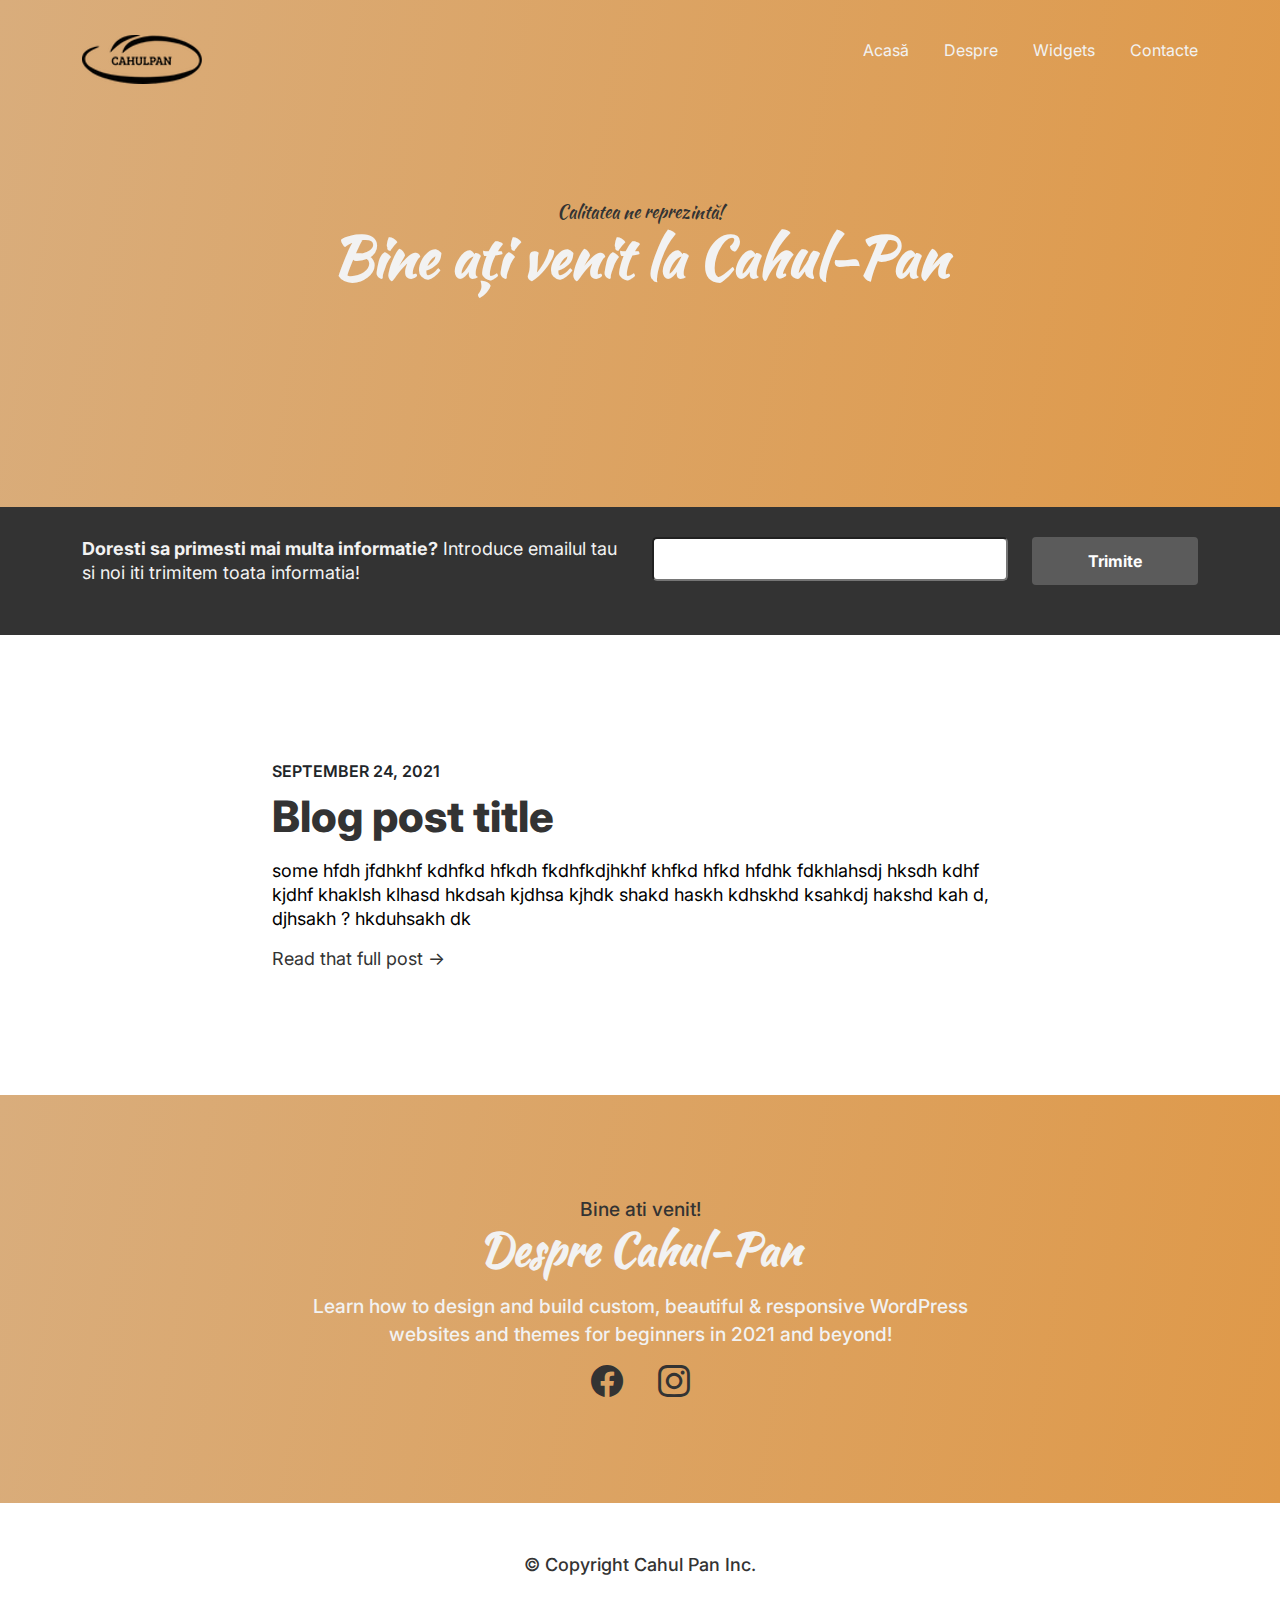
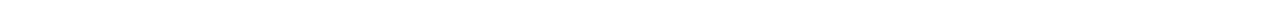
<file: index.html>
<!DOCTYPE html>
<html land="en">

<head>
    <meta charset="UTF-8">
  <meta http-equiv="X-UA-Compatible" content="IE=edge">
  <meta name="viewport" content="width=device-width, initial-scale=1.0">
  <title>Cahul Pan</title>
  <link rel="stylesheet" href="assets/css/bootstrap.min.css">
  <link rel="stylesheet" href="assets/font/elements/flaticon.css">
  <link rel="stylesheet" href="assets/font/socials/css/uicons-brands.css">
  <link rel="stylesheet" href="style.css">

  <link rel="preconnect" href="https://fonts.googleapis.com">
  <link rel="preconnect" href="https://fonts.gstatic.com" crossorigin>
  <link href="https://fonts.googleapis.com/css2?family=Kaushan+Script&display=swap" rel="stylesheet">
  <link href="https://fonts.googleapis.com/css2?family=Inter:wght@400;500;600;700;800&display=swap" rel="stylesheet">
</head>

<body>
  
  <div id="top-navigation">
    <div class="container">
        <div class="row">
            <div class="col-md-6  justify-content-start">
                <a class="navbar-brand" href="index.html"><img src="assets/images/logo.png" class="img_responsive"></a>
            </div>
            <div class="col-md-6  justify-content-end">
                <nav class="main-menu">
                    <ul class="top-menu d-flex flex-row navigation top-menu justify-content-end list-unstyled">
                        <li class="menu-item"><a href="index.html">Acasă</a></li>
                        <li class="menu-item"><a href="index.html">Despre</a></li>
                        <li class="menu-item"><a href="index.html">Widgets</a></li> 
                        <li class="menu-item"><a href="index.html">Contacte</a></li>
                    </ul>
                </nav>

                <button type="button" class="navbar-open">
                    <i class="mobile-nav-toggler flaticon flaticon-menu"></i>
                </button>
            </div>
        </div>

        <!-- Mobile Menu--->

        <div class="mobile-menu">
            <div class="menu-backdrop"></div>
            <div class="close-btn">
                <i class="flaticon flaticon-close"></i>
            </div>
            <nav class="menu-box">
                <ul class="navigation clearfix"></ul>
            </nav>
        </div>
    </div>
  </div>

  <section class="title-banner">
      <div class="container">
        <div class="row">
            <div class="col-md-10 offset-md-1 col-sm-12 offset-sm-0 overflow-hidden text-center">
                <p class="tag-line sub-title">Calitatea ne reprezintă!</p>
                <h1 class="page-title">Bine ați venit la Cahul-Pan</h1>
            </div>
        </div>
      </div>
  </section>

  <section class="subscribe-bar">
      <div class="container">
        <div class="row">
            <div class="col-sm-6">
                <p><strong>Doresti sa primesti mai multa informatie?</strong> Introduce emailul tau si noi iti trimitem toata informatia!</p>
            </div>
            <div class="col-sm-6">
                <form class="" action="index.html" method="post">
                    <div class="row">
                        <div class="col-md-8">
                            <input type="text" name="" value="">
                        </div>
                        <div class="col-md-4">
                            <button type="button" name="button" class="btn btn-invert">Trimite</button>
                        </div>
                    </div>
                </form>
            </div>
        </div>
      </div>
  </section>

  <div class="content-area">
    <div class="container">
        <div class="row">
            <div class="col-md-8 offset-md-2 overflow-hidden">

                <article class="post my-4">
                    <div class="meta">
                      <span>September 24, 2021</span>
                    </div>
                    <h2><a href="#">Blog post title</a></h2>
                    <p class="excerpt">
                      some hfdh jfdhkhf kdhfkd hfkdh fkdhfkdjhkhf khfkd hfkd hfdhk fdkhlahsdj hksdh kdhf kjdhf khaklsh klhasd hkdsah kjdhsa kjhdk shakd haskh kdhskhd ksahkdj hakshd kah d, djhsakh ? hkduhsakh dk
                    </p>
                    <a href="#" class="read-more">Read that full post -&gt;</a>
                </article>

            </div>
        </div>
    </div>
  </div>


  <footer>
      <div class="footer-calltoaction text-center">
          <div class="container">
              <div class="row">
                  <div class="col-md-8 offset-md-2 overflow-hidden">
                       <p class="sub-title">Bine ati venit!</p>
                       <h2>Despre Cahul-Pan</h2>
                       <p>Learn how to design and build custom, beautiful & responsive WordPress websites and themes for beginners in 2021 and beyond!</p>
                       <div class="social">
                        <a href="#"><i class="fi fi-brands-facebook"></i></a>
                        <a href="https://www.instagram.com/s.a_cahulpan/"><i class="fi fi-brands-instagram" href="#"></i></a>
                       </div>
                    </div>
              </div>
          </div>
      </div>
      <div class="copyright text-center">
        <p>&copy; Copyright Cahul Pan Inc.</p>
      </div>
  </footer>


  
  <script src="assets/js/jquery-3.6.0.min.js"></script>
  <script src="assets/js/main-script.js"></script>
  <script src="assets/js/bootstrap.js"></script>
</body>
</html>
</file>
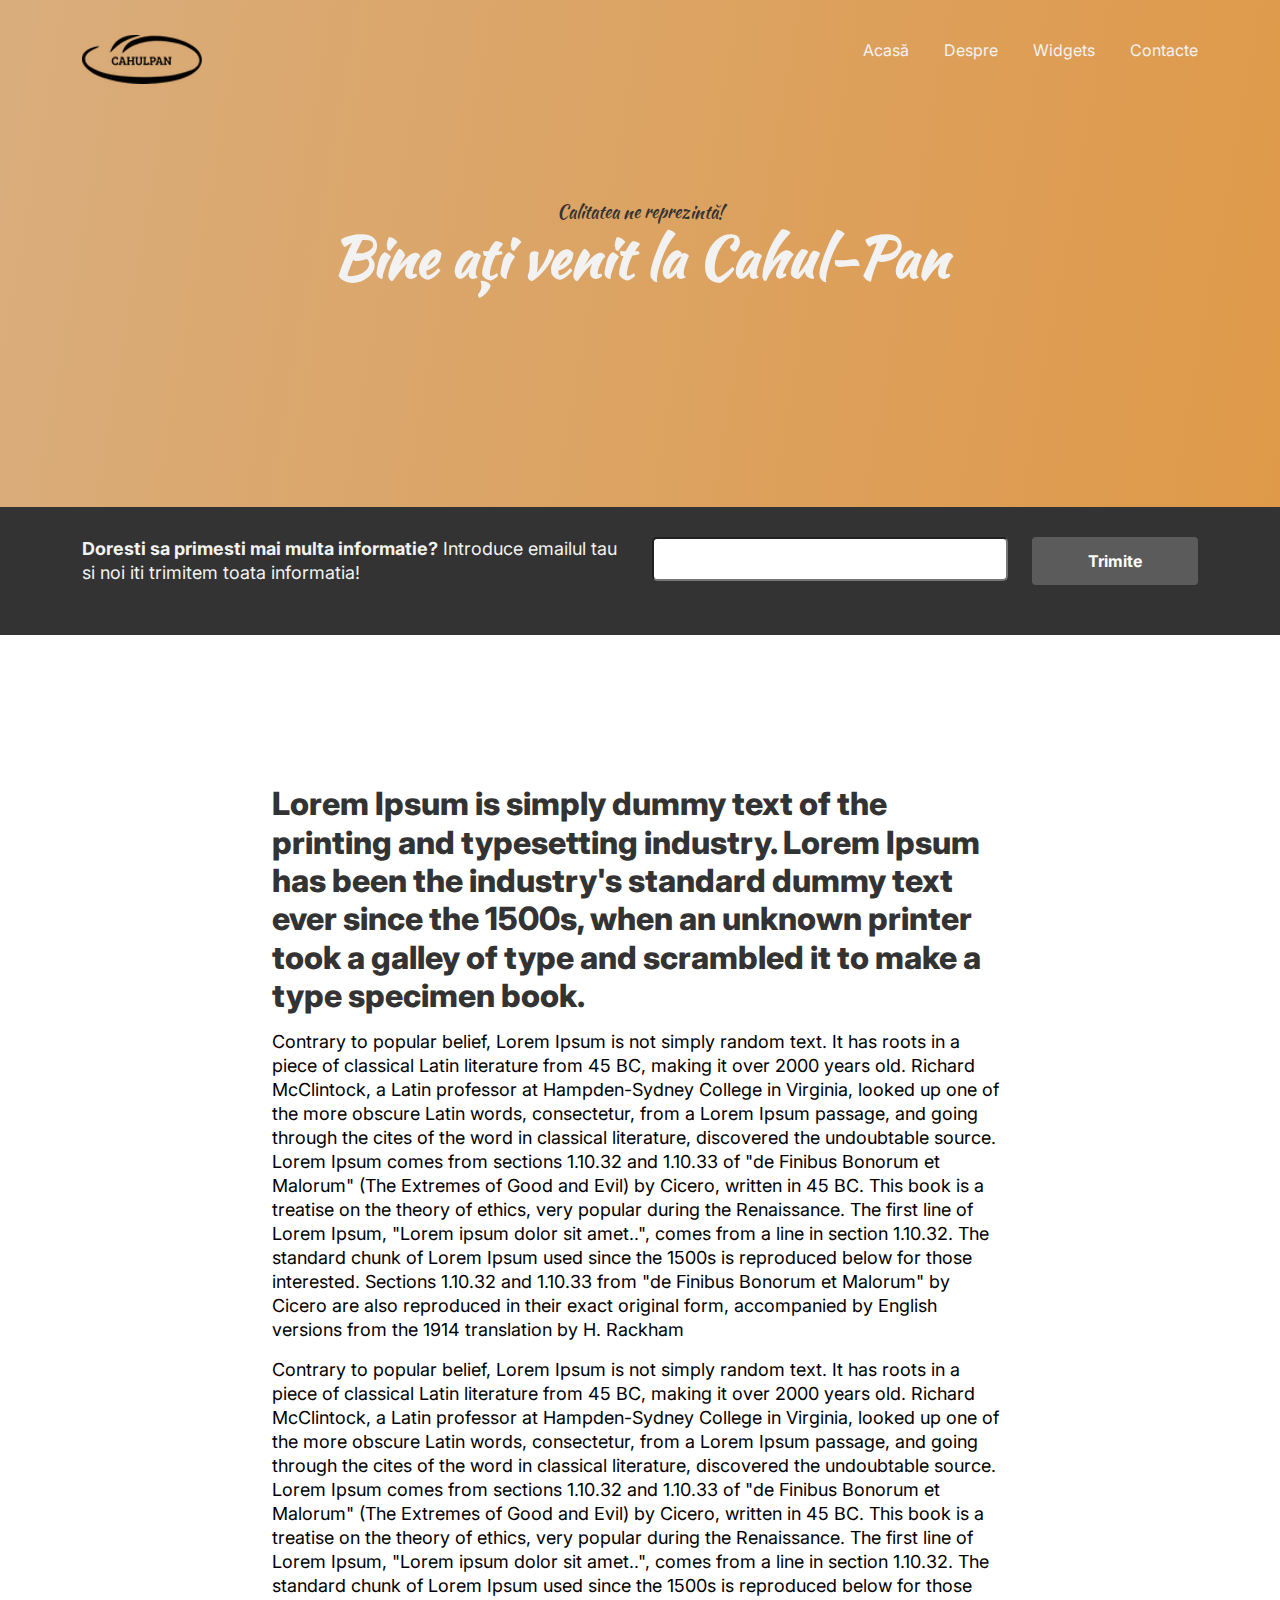
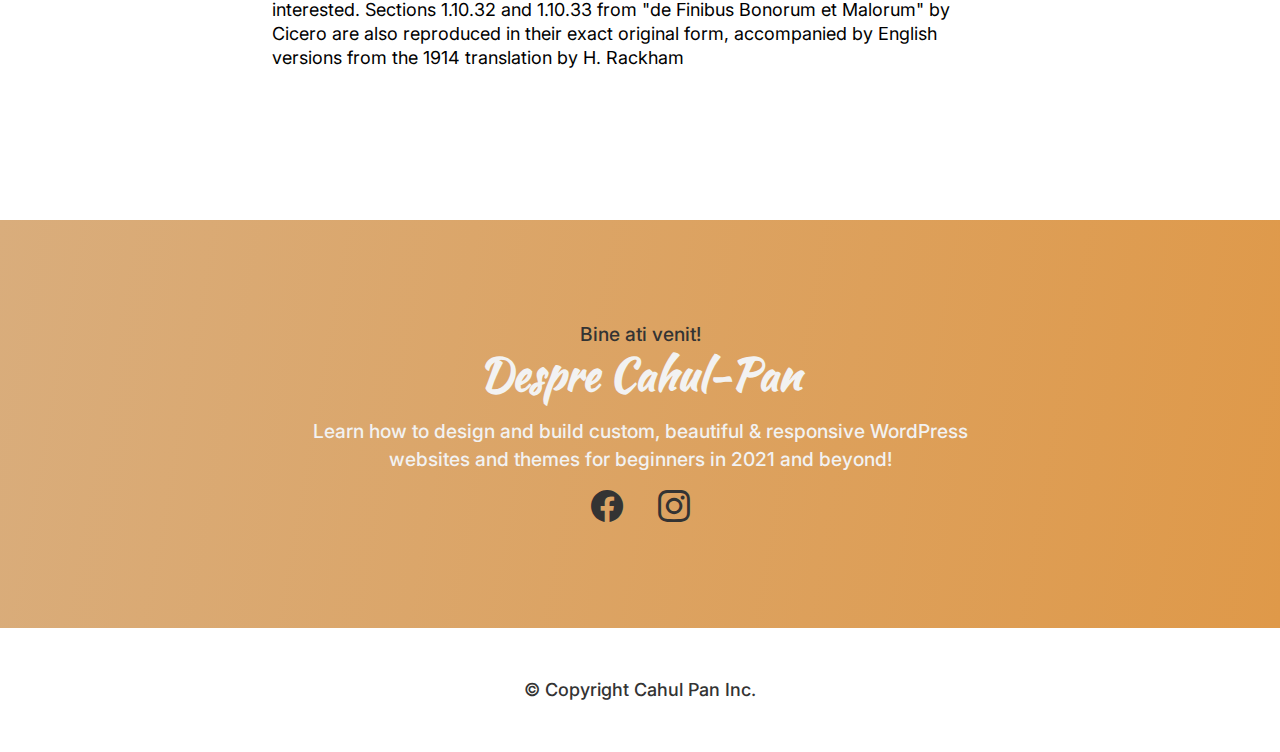
<file: single.html>
<!DOCTYPE html>
<html land="en">

<head>
    <meta charset="UTF-8">
  <meta http-equiv="X-UA-Compatible" content="IE=edge">
  <meta name="viewport" content="width=device-width, initial-scale=1.0">
  <title>Cahul Pan</title>
  <link rel="stylesheet" href="assets/css/bootstrap.min.css">
  <link rel="stylesheet" href="assets/font/elements/flaticon.css">
  <link rel="stylesheet" href="assets/font/socials/css/uicons-brands.css">
  <link rel="stylesheet" href="style.css">

  <link rel="preconnect" href="https://fonts.googleapis.com">
  <link rel="preconnect" href="https://fonts.gstatic.com" crossorigin>
  <link href="https://fonts.googleapis.com/css2?family=Kaushan+Script&display=swap" rel="stylesheet">
  <link href="https://fonts.googleapis.com/css2?family=Inter:wght@400;500;600;700;800&display=swap" rel="stylesheet">
</head>

<body>
  
  <div id="top-navigation">
    <div class="container">
        <div class="row">
            <div class="col-md-6  justify-content-start">
                <a class="navbar-brand" href="index.html"><img src="assets/images/logo.png" class="img_responsive"></a>
            </div>
            <div class="col-md-6  justify-content-end">
                <nav class="main-menu">
                    <ul class="top-menu d-flex flex-row navigation top-menu justify-content-end list-unstyled">
                        <li class="menu-item"><a href="index.html">Acasă</a></li>
                        <li class="menu-item"><a href="index.html">Despre</a></li>
                        <li class="menu-item"><a href="index.html">Widgets</a></li> 
                        <li class="menu-item"><a href="index.html">Contacte</a></li>
                    </ul>
                </nav>

                <button type="button" class="navbar-open">
                    <i class="mobile-nav-toggler flaticon flaticon-menu"></i>
                </button>
            </div>
        </div>

        <!-- Mobile Menu--->

        <div class="mobile-menu">
            <div class="menu-backdrop"></div>
            <div class="close-btn">
                <i class="flaticon flaticon-close"></i>
            </div>
            <nav class="menu-box">
                <ul class="navigation clearfix"></ul>
            </nav>
        </div>
    </div>
  </div>

  <section class="title-banner">
      <div class="container">
        <div class="row">
            <div class="col-md-10 offset-md-1 col-sm-12 offset-sm-0 overflow-hidden text-center">
                <p class="tag-line sub-title">Calitatea ne reprezintă!</p>
                <h1 class="page-title">Bine ați venit la Cahul-Pan</h1>
            </div>
        </div>
      </div>
  </section>

  <section class="subscribe-bar">
      <div class="container">
        <div class="row">
            <div class="col-sm-6">
                <p><strong>Doresti sa primesti mai multa informatie?</strong> Introduce emailul tau si noi iti trimitem toata informatia!</p>
            </div>
            <div class="col-sm-6">
                <form class="" action="index.html" method="post">
                    <div class="row">
                        <div class="col-md-8">
                            <input type="text" name="" value="">
                        </div>
                        <div class="col-md-4">
                            <button type="button" name="button" class="btn btn-invert">Trimite</button>
                        </div>
                    </div>
                </form>
            </div>
        </div>
      </div>
  </section>

  <div class="content-area">
    <div class="container">
        <div class="row">
            <div class="col-md-8 offset-md-2 overflow-hidden">

                <article class="post">
                    <h3>Lorem Ipsum is simply dummy text of the printing and typesetting industry. Lorem Ipsum has been the industry's standard dummy text ever since the 1500s, when an unknown printer took a galley of type and scrambled it to make a type specimen book.</h3>
                    <p>Contrary to popular belief, Lorem Ipsum is not simply random text. It has roots in a piece of classical Latin literature from 45 BC, making it over 2000 years old. Richard McClintock, a Latin professor at Hampden-Sydney College in Virginia, looked up one of the more obscure Latin words, consectetur, from a Lorem Ipsum passage, and going through the cites of the word in classical literature, discovered the undoubtable source. Lorem Ipsum comes from sections 1.10.32 and 1.10.33 of "de Finibus Bonorum et Malorum" (The Extremes of Good and Evil) by Cicero, written in 45 BC. This book is a treatise on the theory of ethics, very popular during the Renaissance. The first line of Lorem Ipsum, "Lorem ipsum dolor sit amet..", comes from a line in section 1.10.32.

                        The standard chunk of Lorem Ipsum used since the 1500s is reproduced below for those interested. Sections 1.10.32 and 1.10.33 from "de Finibus Bonorum et Malorum" by Cicero are also reproduced in their exact original form, accompanied by English versions from the 1914 translation by H. Rackham</p>
                        <p>Contrary to popular belief, Lorem Ipsum is not simply random text. It has roots in a piece of classical Latin literature from 45 BC, making it over 2000 years old. Richard McClintock, a Latin professor at Hampden-Sydney College in Virginia, looked up one of the more obscure Latin words, consectetur, from a Lorem Ipsum passage, and going through the cites of the word in classical literature, discovered the undoubtable source. Lorem Ipsum comes from sections 1.10.32 and 1.10.33 of "de Finibus Bonorum et Malorum" (The Extremes of Good and Evil) by Cicero, written in 45 BC. This book is a treatise on the theory of ethics, very popular during the Renaissance. The first line of Lorem Ipsum, "Lorem ipsum dolor sit amet..", comes from a line in section 1.10.32.

                            The standard chunk of Lorem Ipsum used since the 1500s is reproduced below for those interested. Sections 1.10.32 and 1.10.33 from "de Finibus Bonorum et Malorum" by Cicero are also reproduced in their exact original form, accompanied by English versions from the 1914 translation by H. Rackham</p>
                </article>

            </div>
        </div>
    </div>
  </div>


  <footer>
      <div class="footer-calltoaction text-center">
          <div class="container">
              <div class="row">
                  <div class="col-md-8 offset-md-2 overflow-hidden">
                       <p class="sub-title">Bine ati venit!</p>
                       <h2>Despre Cahul-Pan</h2>
                       <p>Learn how to design and build custom, beautiful & responsive WordPress websites and themes for beginners in 2021 and beyond!</p>
                       <div class="social">
                        <a href="#"><i class="fi fi-brands-facebook"></i></a>
                        <a href="https://www.instagram.com/s.a_cahulpan/"><i class="fi fi-brands-instagram" href="#"></i></a>
                       </div>
                    </div>
              </div>
          </div>
      </div>
      <div class="copyright text-center">
        <p>&copy; Copyright Cahul Pan Inc.</p>
      </div>
  </footer>


  
  <script src="assets/js/jquery-3.6.0.min.js"></script>
  <script src="assets/js/main-script.js"></script>
  <script src="assets/js/bootstrap.js"></script>
</body>
</html>
</file>
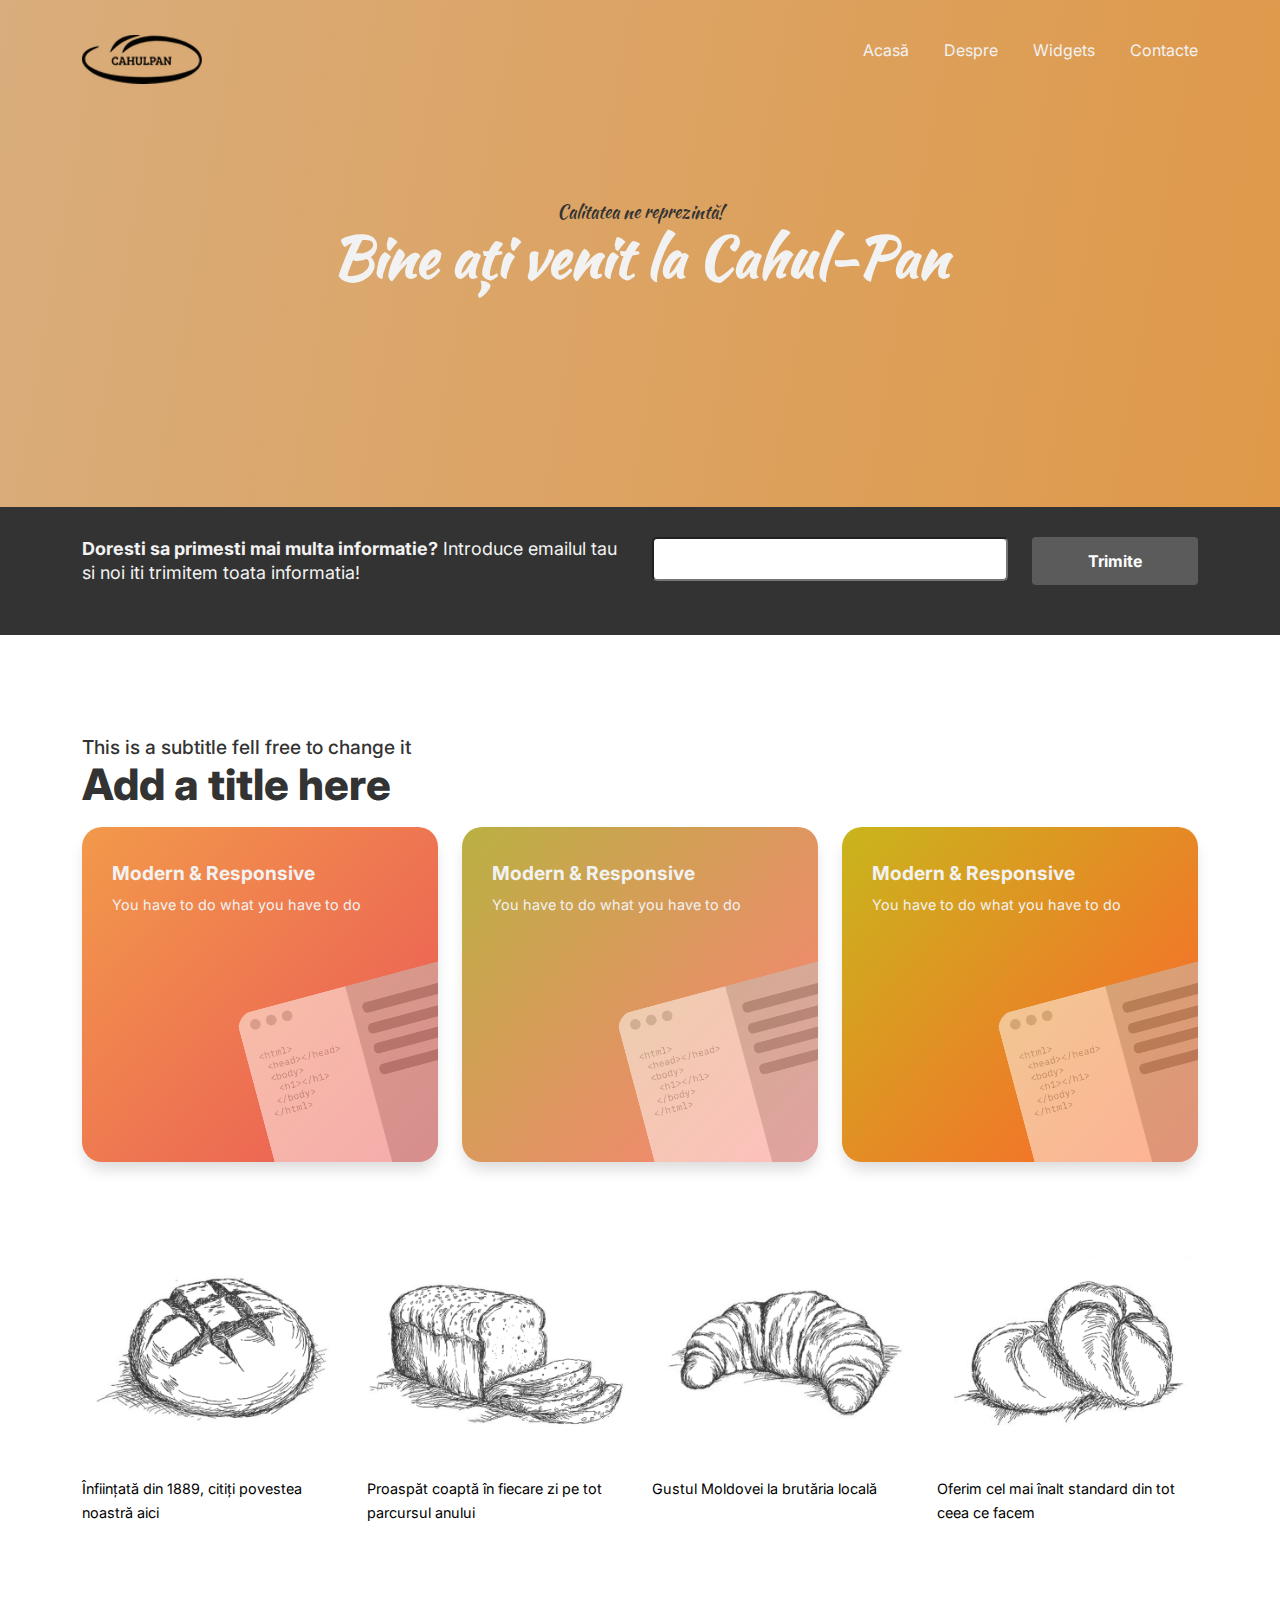
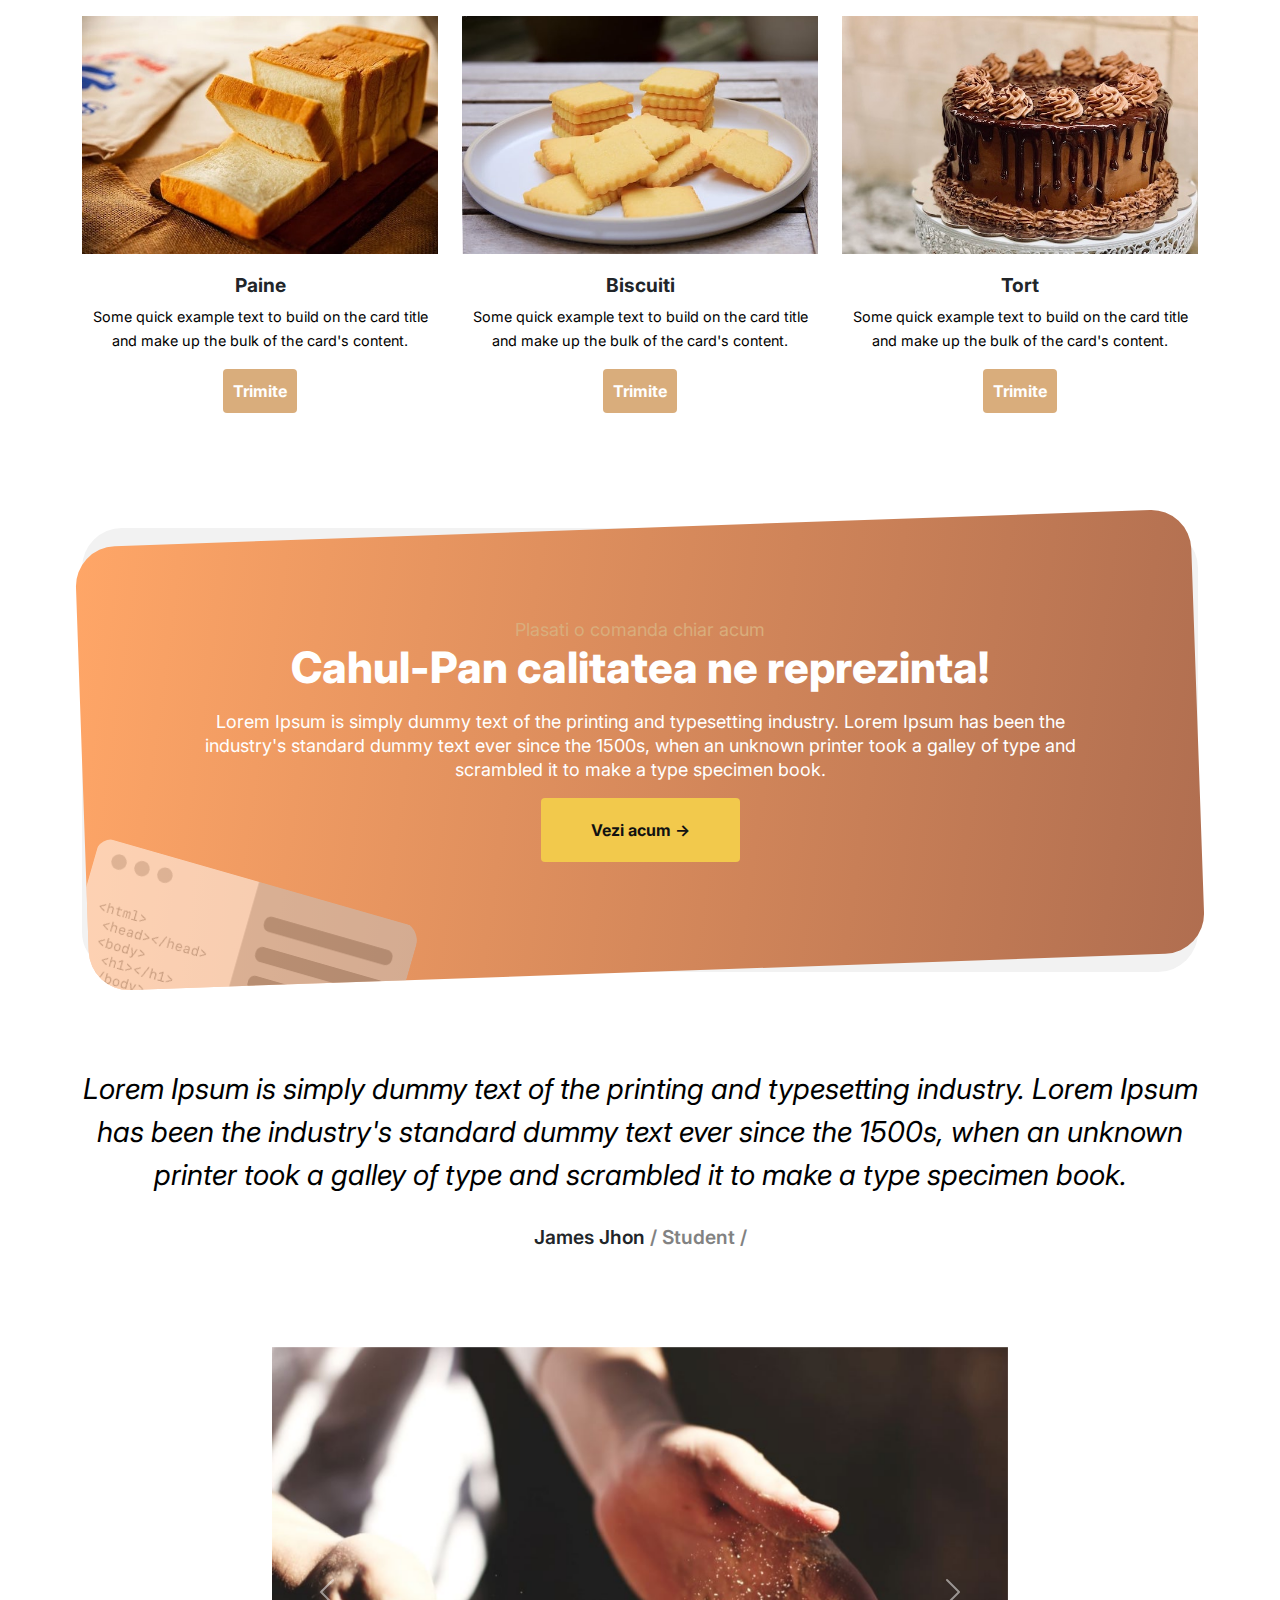
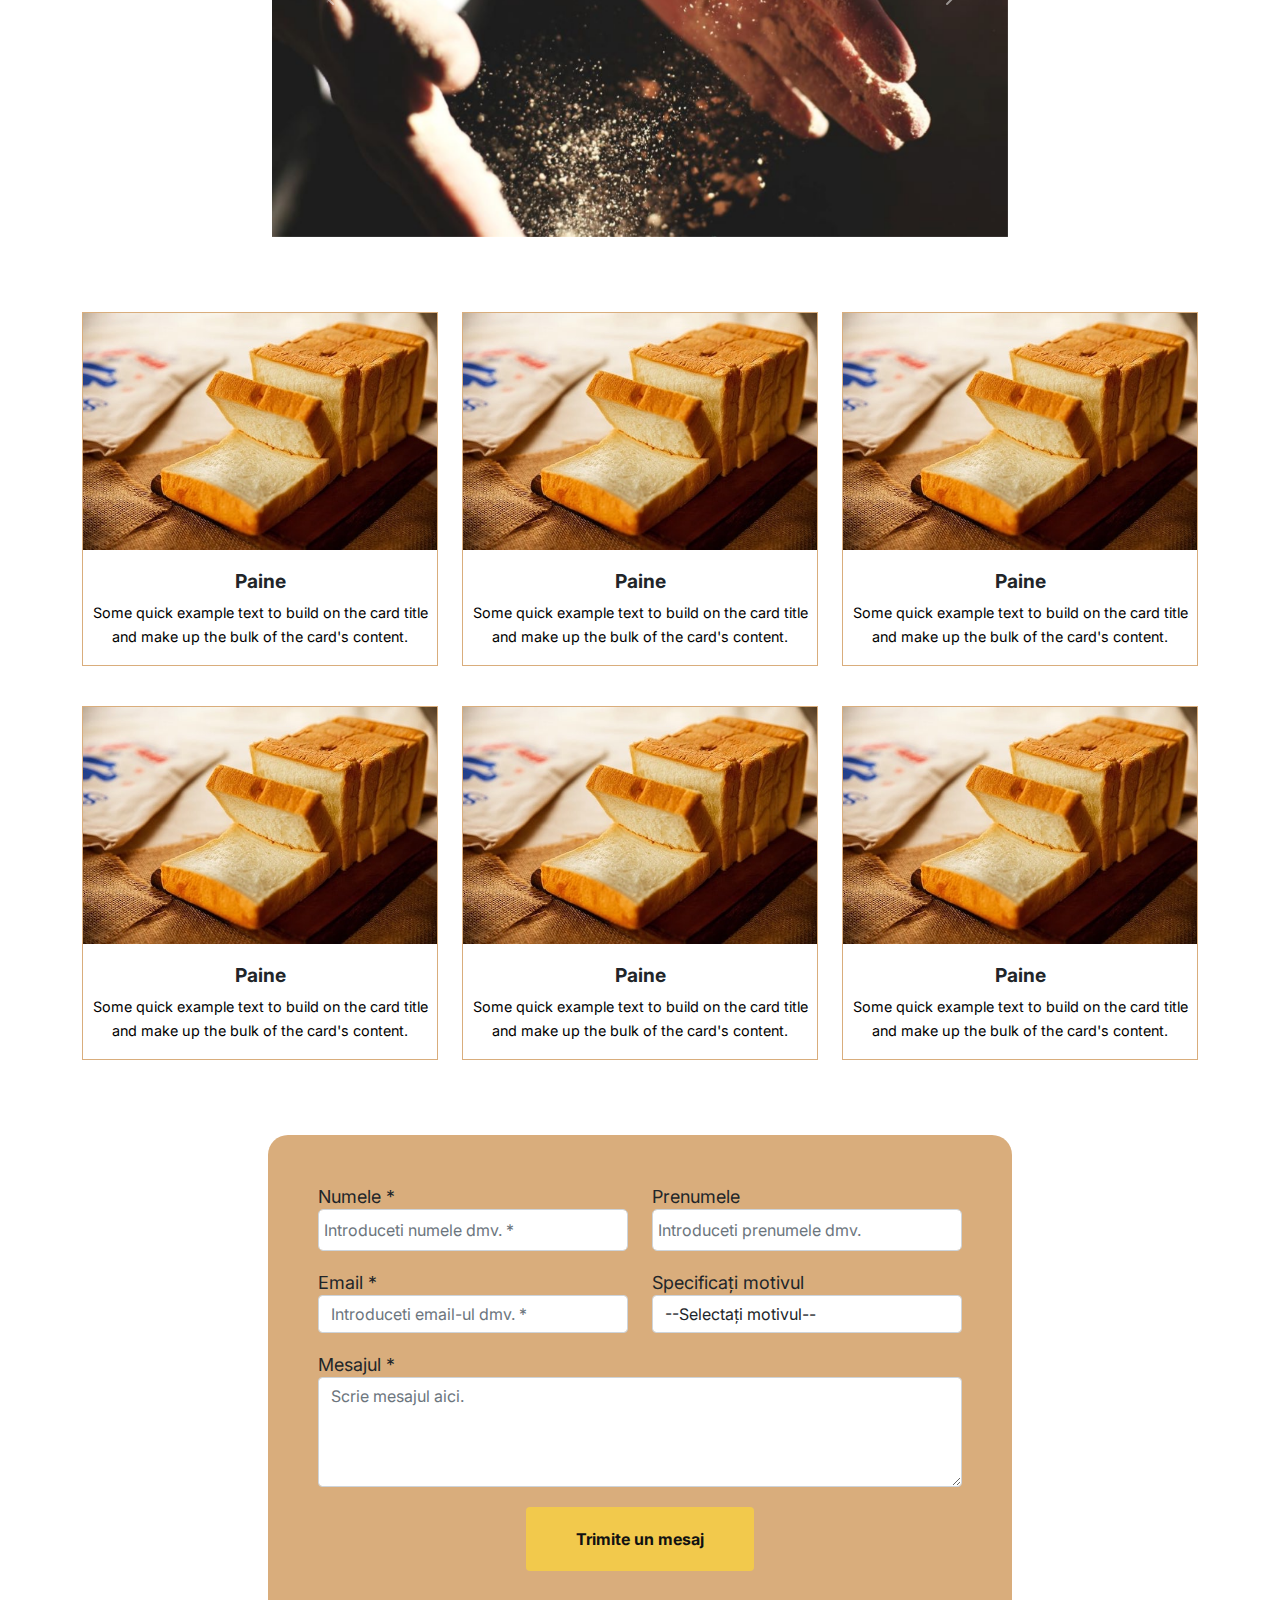
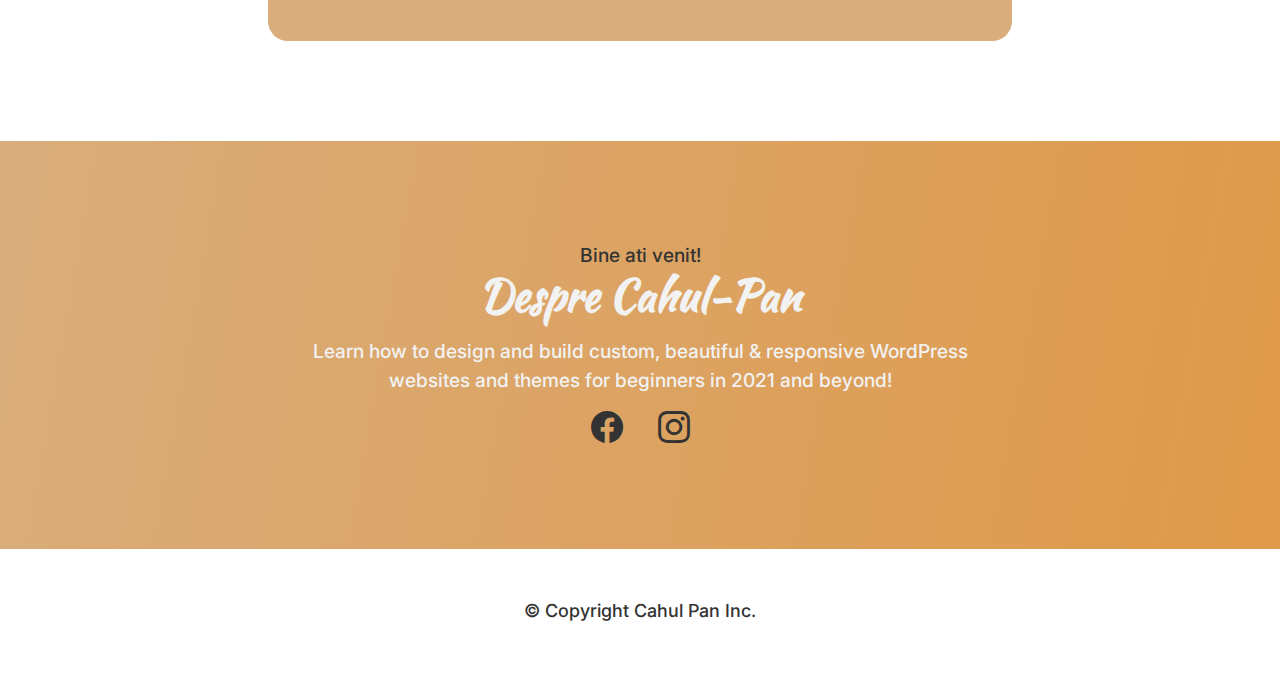
<file: widgets.html>
<!DOCTYPE html>
<html land="en">

<head>
    <meta charset="UTF-8">
  <meta http-equiv="X-UA-Compatible" content="IE=edge">
  <meta name="viewport" content="width=device-width, initial-scale=1.0">
  <title>Cahul Pan</title>
  <link rel="stylesheet" href="assets/css/bootstrap.min.css">
  <link rel="stylesheet" href="assets/font/elements/flaticon.css">
  <link rel="stylesheet" href="assets/font/socials/css/uicons-brands.css">
  <link rel="stylesheet" href="style.css">

  <link rel="preconnect" href="https://fonts.googleapis.com">
  <link rel="preconnect" href="https://fonts.gstatic.com" crossorigin>
  <link href="https://fonts.googleapis.com/css2?family=Kaushan+Script&display=swap" rel="stylesheet">
  <link href="https://fonts.googleapis.com/css2?family=Inter:wght@400;500;600;700;800&display=swap" rel="stylesheet">
</head>

<body>
  
  <div id="top-navigation">
    <div class="container">
        <div class="row">
            <div class="col-md-6  justify-content-start">
                <a class="navbar-brand" href="index.html"><img src="assets/images/logo.png" class="img_responsive"></a>
            </div>
            <div class="col-md-6  justify-content-end">
                <nav class="main-menu">
                    <ul class="top-menu d-flex flex-row navigation top-menu justify-content-end list-unstyled">
                        <li class="menu-item"><a href="index.html">Acasă</a></li>
                        <li class="menu-item"><a href="index.html">Despre</a></li>
                        <li class="menu-item"><a href="index.html">Widgets</a></li> 
                        <li class="menu-item"><a href="index.html">Contacte</a></li>
                    </ul>
                </nav>

                <button type="button" class="navbar-open">
                    <i class="mobile-nav-toggler flaticon flaticon-menu"></i>
                </button>
            </div>
        </div>

        <!-- Mobile Menu--->

        <div class="mobile-menu">
            <div class="menu-backdrop"></div>
            <div class="close-btn">
                <i class="flaticon flaticon-close"></i>
            </div>
            <nav class="menu-box">
                <ul class="navigation clearfix"></ul>
            </nav>
        </div>
    </div>
  </div>

  <section class="title-banner">
      <div class="container">
        <div class="row">
            <div class="col-md-10 offset-md-1 col-sm-12 offset-sm-0 overflow-hidden text-center">
                <p class="tag-line sub-title">Calitatea ne reprezintă!</p>
                <h1 class="page-title">Bine ați venit la Cahul-Pan</h1>
            </div>
        </div>
      </div>
  </section>

  <section class="subscribe-bar">
      <div class="container">
        <div class="row">
            <div class="col-sm-6">
                <p><strong>Doresti sa primesti mai multa informatie?</strong> Introduce emailul tau si noi iti trimitem toata informatia!</p>
            </div>
            <div class="col-sm-6">
                <form class="" action="index.html" method="post">
                    <div class="row">
                        <div class="col-md-8">
                            <input type="text" name="" value="">
                        </div>
                        <div class="col-md-4">
                            <button type="button" name="button" class="btn btn-invert">Trimite</button>
                        </div>
                    </div>
                </form>
            </div>
        </div>
      </div>
  </section>

    <div class="content-area">
        <div class="container">
            <div class="row">
                <div class="col-sm-12">
                    <div class="title-wrapper">
                        <p class="sub-title">This is a subtitle fell free to change it</p>
                        <h2>Add a title here</h2>
                    </div>
                </div>
            </div>

            <div class="space"></div>

            <div class="row">

                <div class="col-md-4">
                    <div class="text-card style-1">
                        <div class="overlay"></div>
                        <h4>Modern & Responsive</h4>
                        <p>You have to do what you have to do</p>
                        <div class="overlay-image">
                            <img src="assets/images/card-date.png" alt="illustration">
                        </div>
                    </div>
                </div>

                <div class="col-md-4">
                    <div class="text-card style-2">
                        <div class="overlay"></div>
                        <h4>Modern & Responsive</h4>
                        <p>You have to do what you have to do</p>
                        <div class="overlay-image">
                            <img src="assets/images/card-date.png" alt="illustration">
                        </div>
                    </div>
                </div>

                <div class="col-md-4">
                    <div class="text-card style-3">
                        <div class="overlay"></div>
                        <h4>Modern & Responsive</h4>
                        <p>You have to do what you have to do</p>
                        <div class="overlay-image">
                            <img src="assets/images/card-date.png" alt="illustration">
                        </div>
                    </div>
                </div>

            </div>

            <div class="spacer"></div>

            <div class="row">

                <div class="col-md-3">
                    <div class="text-image">
                        <div class="the-image">
                            <img src="assets/images/paine-alba.png" alt="illustration">
                        </div>
                    </div>
                    <div class="text-under">
                        <p>Înființată din 1889, citiți povestea noastră aici</p>
                    </div>  
                </div>

                <div class="col-md-3">
                    <div class="text-image">
                        <div class="the-image">
                            <img src="assets/images/paine-neagra.png" alt="illustration">
                        </div>
                    </div>
                    <div class="text-under">
                        <p>Proaspăt coaptă în fiecare zi pe tot parcursul anului</p>
                    </div>
                </div>

                <div class="col-md-3">
                    <div class="text-image">
                        <div class="the-image">
                            <img src="assets/images/cruasant.png" alt="illustration">
                        </div>
                    </div>
                    <div class="text-under">
                        <p>Gustul Moldovei la brutăria locală</p>
                    </div>
                </div>

                <div class="col-md-3">
                    <div class="text-image">
                        <div class="the-image">
                            <img src="assets/images/chifle.png" alt="illustration">
                        </div>
                    </div>
                    <div class="text-under">
                        <p>Oferim cel mai înalt standard din tot ceea ce facem</p>
                    </div>
                </div>
            </div>

            <div class="spacer"></div>

            <div class="row">

                <div class="col-md-4">
                    <div class="text-image">
                        <div class="the-image-V2">
                            <img src="assets/images/pain.jpeg" alt="illustration">
                        </div>
                    </div>
                    <div class="text-under-V2">
                        <h4>Paine</h4>
                        <p>Some quick example text to build on the card title and make up the bulk of the card's content.</p>
                        <button type="button" name="button" class="btn btn-secondary">Trimite</button>
                    </div>  
                </div>

                <div class="col-md-4">
                    <div class="text-image">
                        <div class="the-image-V2">
                            <img src="assets/images/biscuits.jpeg" alt="illustration">
                        </div>
                    </div>
                    <div class="text-under-V2">
                        <h4>Biscuiti</h4>
                        <p>Some quick example text to build on the card title and make up the bulk of the card's content.</p>
                        <button type="button" name="button" class="btn btn-secondary">Trimite</button>
                    </div>  
                </div>

                <div class="col-md-4">
                    <div class="text-image">
                        <div class="the-image-V2">
                            <img src="assets/images/cake.jpeg" alt="illustration">
                        </div>
                    </div>
                    <div class="text-under-V2">
                        <h4>Tort</h4>
                        <p>Some quick example text to build on the card title and make up the bulk of the card's content.</p>
                        <button type="button" name="button" class="btn btn-secondary">Trimite</button>
                    </div>  
                </div>

            </div>
            
            <div class="spacer"></div>
            
            <div class="row">
                <div class="col-md-12">
                    <div class="section-call-to-action">
                        <div class="overlay">
                            <div class="overlay-image">
                                <img src="assets/images/card-date.png" alt="illustrator">
                            </div>
                        </div>
                        <div class="underlay-bg"></div>

                        <p class="sub-title">Plasati o comanda chiar acum</p>
                        <h2>Cahul-Pan calitatea ne reprezinta!</h2>
                        <p>Lorem Ipsum is simply dummy text of the printing and typesetting industry. Lorem Ipsum has been the industry's standard dummy text ever since the 1500s, when an unknown printer took a galley of type and scrambled it to make a type specimen book. </p>
                        <a href="#" class="btn btn-primary">Vezi acum -&gt;</a>
                    </div>
                </div>
            </div>

            <div class="spacer"></div>      

            <div class="row">
                <div class="col-md-12">
                  <div class="testimonial-wrapper">
                    <blockquote class="testimonial">
                      <p>Lorem Ipsum is simply dummy text of the printing and typesetting industry. Lorem Ipsum has been the industry's standard dummy text ever since the 1500s, when an unknown printer took a galley of type and scrambled it to make a type specimen book. </p>
                      <cite>James Jhon <span>/ Student /</span></cite>
                    </blockquote>
                  </div>
                </div>
            </div>

            <div class="spacer"></div>  

            <div class="row">
                <div class="col-md-8 offset-md-2">
                    <div id="carouselExampleControls" class="carousel slide" data-bs-ride="carousel">
                        <div class="carousel-inner">
                          <div class="carousel-item active">
                            <img src="assets/images/carousel.jpg" class="d-block w-100" alt="carousel">
                          </div>
                          <div class="carousel-item">
                            <img src="assets/images/carousel-1.jpg" class="d-block w-100" alt="carousel">
                          </div>
                          <div class="carousel-item">
                            <img src="assets/images/carousel.jpg" class="d-block w-100" alt="carousel">
                          </div>
                        </div>
                        <button class="carousel-control-prev" type="button" data-bs-target="#carouselExampleControls" data-bs-slide="prev">
                          <span class="carousel-control-prev-icon" aria-hidden="true"></span>
                        </button>
                        <button class="carousel-control-next" type="button" data-bs-target="#carouselExampleControls" data-bs-slide="next">
                          <span class="carousel-control-next-icon" aria-hidden="true"></span>
                        </button>
                    </div>
                </div>
            </div>

            <div class="spacer"></div>  

            <div class="cards">
                <div class="row">

                    <div class="col-md-4">
                        <div class="border-wrapper">
                            <div class="text-image">
                                <div class="the-image-V2">
                                    <img src="assets/images/pain.jpeg" alt="illustration">
                                </div>
                            </div>
                            <div class="text-under-V2">
                                <h4>Paine</h4>
                                <p>Some quick example text to build on the card title and make up the bulk of the card's content.</p>
                            </div> 
                        </div>
                    </div>

                    <div class="col-md-4">
                        <div class="border-wrapper">
                            <div class="text-image">
                                <div class="the-image-V2">
                                    <img src="assets/images/pain.jpeg" alt="illustration">
                                </div>
                            </div>
                            <div class="text-under-V2">
                                <h4>Paine</h4>
                                <p>Some quick example text to build on the card title and make up the bulk of the card's content.</p>
                            </div>  
                        </div>
                    </div>

                    <div class="col-md-4">
                        <div class="border-wrapper">
                            <div class="text-image">
                                <div class="the-image-V2">
                                    <img src="assets/images/pain.jpeg" alt="illustration">
                                </div>
                            </div>
                            <div class="text-under-V2">
                                <h4>Paine</h4>
                                <p>Some quick example text to build on the card title and make up the bulk of the card's content.</p>
                            </div>  
                        </div>
                    </div>

                </div>

                <div class="spacer-V2"></div>  

                <div class="row">

                    <div class="col-md-4">
                        <div class="border-wrapper">
                            <div class="text-image">
                                <div class="the-image-V2">
                                    <img src="assets/images/pain.jpeg" alt="illustration">
                                </div>
                            </div>
                            <div class="text-under-V2">
                                <h4>Paine</h4>
                                <p>Some quick example text to build on the card title and make up the bulk of the card's content.</p>
                            </div> 
                        </div>
                    </div>

                    <div class="col-md-4">
                        <div class="border-wrapper">
                            <div class="text-image">
                                <div class="the-image-V2">
                                    <img src="assets/images/pain.jpeg" alt="illustration">
                                </div>
                            </div>
                            <div class="text-under-V2">
                                <h4>Paine</h4>
                                <p>Some quick example text to build on the card title and make up the bulk of the card's content.</p>
                            </div>  
                        </div>
                    </div>

                    <div class="col-md-4">
                        <div class="border-wrapper">
                            <div class="text-image">
                                <div class="the-image-V2">
                                    <img src="assets/images/pain.jpeg" alt="illustration">
                                </div>
                            </div>
                            <div class="text-under-V2">
                                <h4>Paine</h4>
                                <p>Some quick example text to build on the card title and make up the bulk of the card's content.</p>
                            </div>  
                        </div>
                    </div>

                </div>
            </div>

            <div class="spacer"></div>  

            <div class="contact-section col-md-8 offset-md-2">
                <form class="contact-form">
                    <div class="row">
                        <div class="col-md-6">
                            <div class="form-group"> <label for="form_name">Numele *</label> <input id="form_name" type="text" name="numele" class="form-control" placeholder="Introduceti numele dmv. *" required="required" data-error="Firstname is required."> </div>
                        </div>
                        <div class="col-md-6">
                            <div class="form-group"> <label for="form_lastname">Prenumele</label> <input id="form_lastname" type="text" name="prenumele" class="form-control" placeholder="Introduceti prenumele dmv."> </div>
                        </div>
                    </div>
                    <div class="row">
                        <div class="col-md-6">
                            <div class="form-group"> <label for="form_email">Email *</label> <input id="form_email" type="email" name="emailaddres" class="form-control" placeholder="Introduceti email-ul dmv. *" required="required" data-error="Valid email is required."> </div>
                        </div>
                        <div class="col-md-6">
                            <div class="form-group"> <label for="form_need">Specificați motivul</label> 
                                <select id="form_need" name="tema" class="form-control">
                                    <option value="" selected disabled>--Selectați motivul--</option>
                                    <option>Plasează comanda</option>
                                    <option>Solicitați factură pentru comandă</option>
                                    <option>Solicitați starea comenzii</option>
                                    <option>Altele</option>
                                </select> 
                            </div>
                        </div>
                    </div>
                    <div class="row">
                            <div class="col-md-12">
                                <div class="form-group"> <label for="form_message">Mesajul *</label> <textarea id="form_message" type="text" name="mesajul" class="form-control" placeholder="Scrie mesajul aici." rows="4" required="required" data-error="Lăsaține un mesaj."></textarea> </div>
                            </div>
                            <div class="col-md-12 text-center"> <input type="submit" class="btn btn-primary" value="Trimite un mesaj"> </div>
                    </div>
                </form>
            </div>
        </div>
    </div>


  <footer>
      <div class="footer-calltoaction text-center">
          <div class="container">
              <div class="row">
                  <div class="col-md-8 offset-md-2 overflow-hidden">
                       <p class="sub-title">Bine ati venit!</p>
                       <h2>Despre Cahul-Pan</h2>
                       <p>Learn how to design and build custom, beautiful & responsive WordPress websites and themes for beginners in 2021 and beyond!</p>
                       <div class="social">
                        <a href="#"><i class="fi fi-brands-facebook"></i></a>
                        <a href="https://www.instagram.com/s.a_cahulpan/"><i class="fi fi-brands-instagram" href="#"></i></a>
                       </div>
                    </div>
              </div>
          </div>
      </div>
      <div class="copyright text-center">
        <p>&copy; Copyright Cahul Pan Inc.</p>
      </div>
  </footer>


  
  <script src="assets/js/jquery-3.6.0.min.js"></script>
  <script src="assets/js/main-script.js"></script>
  <script src="assets/js/bootstrap.js"></script>
  <script src="assets/js/util.js"></script>
</body>
</html>
</file>
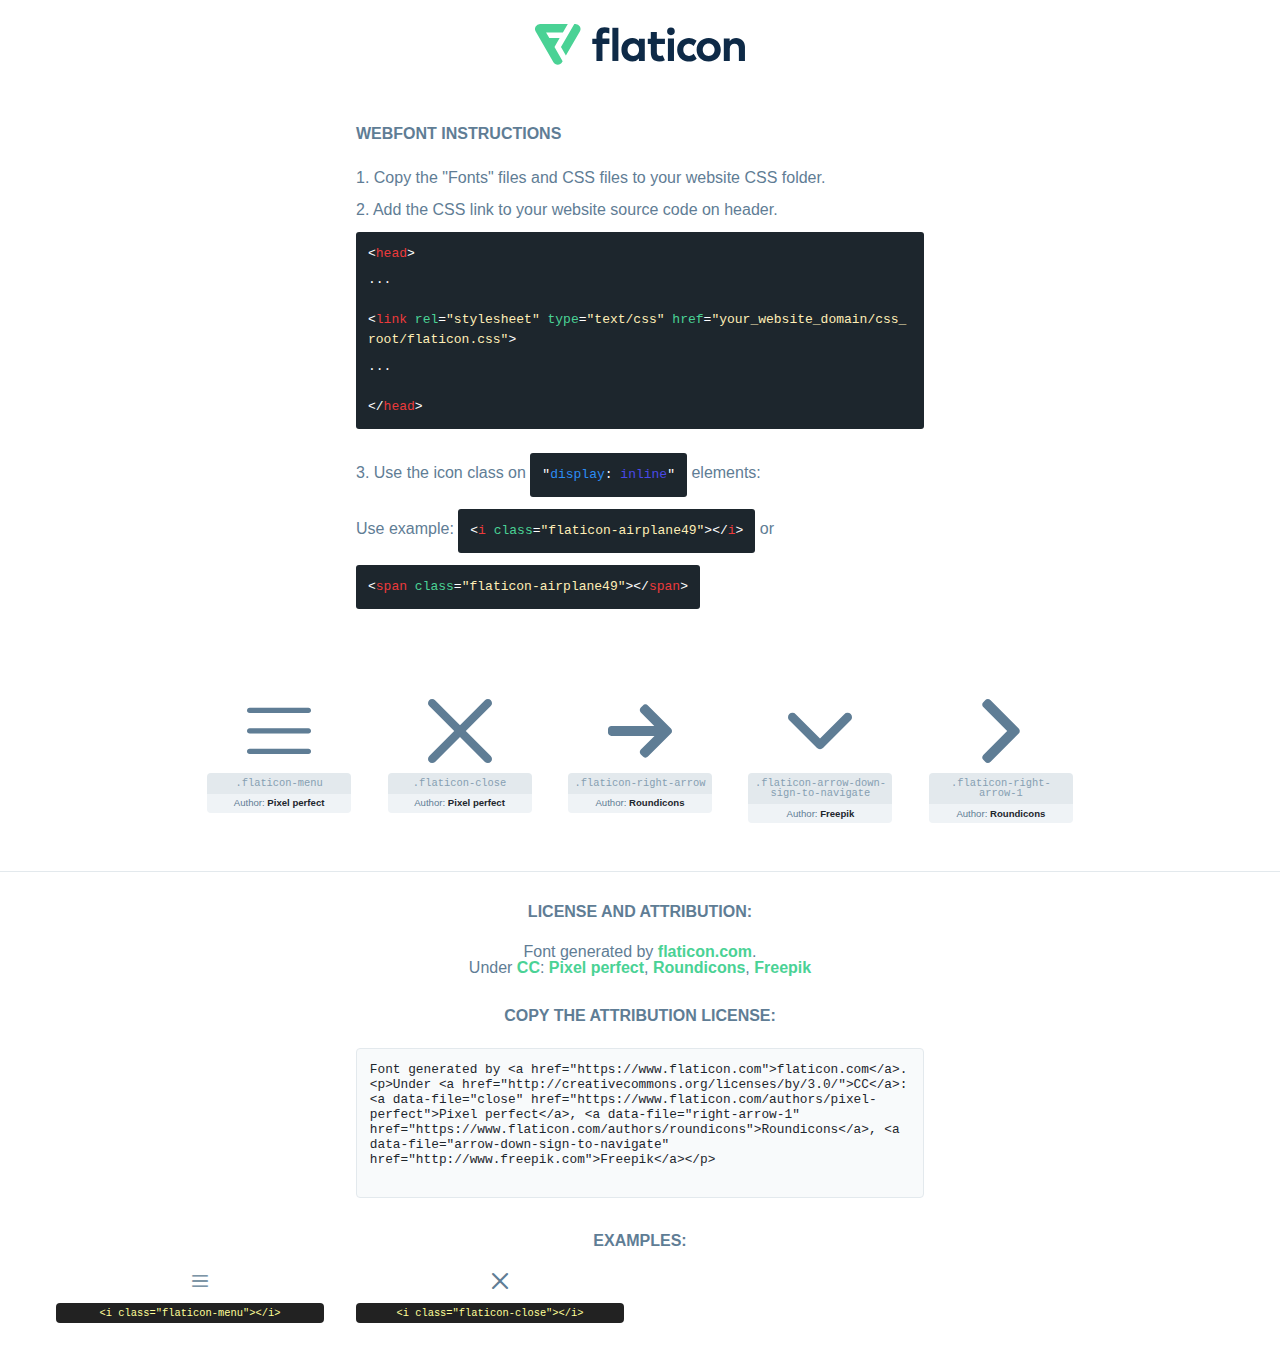
<file: assets/font/elements/flaticon.html>
<!DOCTYPE html>
<html lang="en">
<head>
    <title>Flaticon Webfont</title>
    <link rel="stylesheet" type="text/css" href="flaticon.css"/>
    <meta charset="UTF-8">
    <style>
        html, body, div, span, applet, object, iframe,
        h1, h2, h3, h4, h5, h6, p, blockquote, pre,
        a, abbr, acronym, address, big, cite, code,
        del, dfn, em, img, ins, kbd, q, s, samp,
        small, strike, strong, sub, sup, tt, var,
        b, u, i, center,
        dl, dt, dd, ol, ul, li,
        fieldset, form, label, legend,
        table, caption, tbody, tfoot, thead, tr, th, td,
        article, aside, canvas, details, embed,
        figure, figcaption, footer, header, hgroup,
        menu, nav, output, ruby, section, summary,
        time, mark, audio, video {
            margin: 0;
            padding: 0;
            border: 0;
            font-size: 100%;
            font: inherit;
            vertical-align: baseline;
        }

        /* HTML5 display-role reset for older browsers */
        article, aside, details, figcaption, figure,
        footer, header, hgroup, menu, nav, section {
            display: block;
        }

        body {
            line-height: 1;
        }

        ol, ul {
            list-style: none;
        }

        blockquote, q {
            quotes: none;
        }

        blockquote:before, blockquote:after,
        q:before, q:after {
            content: '';
            content: none;
        }

        table {
            border-collapse: collapse;
            border-spacing: 0;
        }

        body {
            font-family: Helvetica, Arial, sans-serif;
            font-size: 16px;
            color: #5f7d95;
        }

        a {
            color: #4AD295;
            font-weight: bold;
            text-decoration: none;
        }

        * {
            -moz-box-sizing: border-box;
            -webkit-box-sizing: border-box;
            box-sizing: border-box;
            margin: 0;
            padding: 0;
        }

        [class^="flaticon-"]:before, [class*=" flaticon-"]:before, [class^="flaticon-"]:after, [class*=" flaticon-"]:after {
            font-family: Flaticon;
            font-size: 30px;
            font-style: normal;
            margin-left: 20px;
            color: #333;
        }

        .wrapper {
            max-width: 600px;
            margin: auto;
            padding: 0 1em;
        }

        .title {
            margin-bottom: 24px;
            text-transform: uppercase;
            font-weight: bold;
        }

        header {
            text-align: center;
            padding: 24px;
        }

        header .logo {
            width: 210px;
            height: auto;
            border: none;
            display: inline-block;
        }

        header strong {
            font-size: 28px;
            font-weight: 500;
            vertical-align: middle;
        }

        .demo {
            margin: 2em auto;
            line-height: 1.25em;
        }

        .demo ul li {
            margin-bottom: 12px;
        }

        .demo ul li code {
            background-color: #1D262D;
            border-radius: 3px;
            padding: 12px;
            display: inline-block;
            color: #fff;
            font-family: Consolas, Monaco, Lucida Console, Liberation Mono, DejaVu Sans Mono, Bitstream Vera Sans Mono, Courier New, monospace;
            font-weight: lighter;
            margin-top: 12px;
            font-size: 13px;
            word-break: break-all;
        }

        .demo ul li code .red {
            color: #EC3A3B;
        }

        .demo ul li code .green {
            color: #4AD295;
        }

        .demo ul li code .yellow {
            color: #FFEEB6;
        }

        .demo ul li code .blue {
            color: #2C8CF4;
        }

        .demo ul li code .purple {
            color: #4949E7;
        }

        .demo ul li code .dots {
            margin-top: 0.5em;
            display: block;
        }

        #glyphs {
            border-bottom: 1px solid #E3E9ED;
            padding: 2em 0;
            text-align: center;
        }

        .glyph {
            display: inline-block;
            width: 9em;
            margin: 1em;
            text-align: center;
            vertical-align: top;
            background: #FFF;
        }

        .glyph .flaticon {
            padding: 10px;
            display: block;
            font-family: "Flaticon";
            font-size: 64px;
            line-height: 1;
        }

        .glyph .flaticon:before {
            font-size: 64px;
            color: #5f7d95;
            margin-left: 0;
        }

        .class-name {
            font-size: 0.65em;
            background-color: #E3E9ED;
            color: #869FB2;
            border-radius: 4px 4px 0 0;
            padding: 0.5em;
            font-family: Consolas, Monaco, Lucida Console, Liberation Mono, DejaVu Sans Mono, Bitstream Vera Sans Mono, Courier New, monospace;
        }

        .author-name {
            font-size: 0.6em;
            background-color: #EFF3F6;
            border-top: 0;
            border-radius: 0 0 4px 4px;
            padding: 0.5em;
        }

        .author-name a {
            color: #1D262D;
        }

        .class-name:last-child {
            font-size: 10px;
            color: #888;
        }

        .class-name:last-child a {
            font-size: 10px;
            color: #555;
        }

        .glyph > input {
            display: block;
            width: 100px;
            margin: 5px auto;
            text-align: center;
            font-size: 12px;
            cursor: text;
        }

        .glyph > input.icon-input {
            font-family: "Flaticon";
            font-size: 16px;
            margin-bottom: 10px;
        }

        .attribution .title {
            margin-top: 2em;
        }

        .attribution textarea {
            background-color: #F8FAFB;
            color: #1D262D;
            padding: 1em;
            border: none;
            box-shadow: none;
            border: 1px solid #E3E9ED;
            border-radius: 4px;
            resize: none;
            width: 100%;
            height: 150px;
            font-size: 0.8em;
            font-family: Consolas, Monaco, Lucida Console, Liberation Mono, DejaVu Sans Mono, Bitstream Vera Sans Mono, Courier New, monospace;
            -webkit-appearance: none;
        }

        .attribution textarea:hover {
            border-color: #CFD9E0;
        }

        .attribution textarea:focus {
            border-color: #4AD295;
        }

        .iconsuse {
            margin: 2em auto;
            text-align: center;
            max-width: 1200px;
        }

        .iconsuse:after {
            content: '';
            display: table;
            clear: both;
        }

        .iconsuse .image {
            float: left;
            width: 25%;
            padding: 0 1em;
        }

        .iconsuse .image p {
            margin-bottom: 1em;
        }

        .iconsuse .image span {
            display: block;
            font-size: 0.65em;
            background-color: #222;
            color: #fff;
            border-radius: 4px;
            padding: 0.5em;
            color: #FFFF99;
            margin-top: 1em;
            font-family: Consolas, Monaco, Lucida Console, Liberation Mono, DejaVu Sans Mono, Bitstream Vera Sans Mono, Courier New, monospace;
        }

        .flaticon:before {
            color: #5f7d95;
        }

        #footer {
            text-align: center;
            background-color: #1D262D;
            color: #869FB2;
            padding: 12px;
            font-size: 14px;
        }

        #footer a {
            font-weight: normal;
        }

        @media (max-width: 960px) {
            .iconsuse .image {
                width: 50%;
            }
        }

        .preview {
            width: 100px;
            display: inline-block;
            margin: 10px;
        }

        .preview .inner {
            display: inline-block;
            width: 100%;
            text-align: center;
            background: #f5f5f5;
            -webkit-border-radius: 3px 3px 0 0;
            -moz-border-radius: 3px 3px 0 0;
            border-radius: 3px 3px 0 0;
        }

        .preview .inner  {
            line-height: 85px;
            font-size: 40px;
            color: #333;
        }

        .label {
            display: inline-block;
            width: 100%;
            box-sizing: border-box;
            padding: 5px;
            font-size: 10px;
            font-family: Monaco, monospace;
            color: #666;
            white-space: nowrap;
            overflow: hidden;
            text-overflow: ellipsis;
            background: #ddd;
            -webkit-border-radius: 0 0 3px 3px;
            -moz-border-radius: 0 0 3px 3px;
            border-radius: 0 0 3px 3px;
            color: #666;
        }
    </style>
</head>
<body>
    <header>
        <a href="https://www.flaticon.com/" target="_blank" class="logo">
            <svg xmlns="http://www.w3.org/2000/svg" viewBox="0 0 394.3 76.5">
                <path d="M156.6,69.4H145.3V7.1h11.3Z" style="fill:#0e2a47"/>
                <path d="M206.2,69.4h-11V64.8a15.4,15.4,0,0,1-12.6,5.7c-11.6,0-20.3-9.5-20.3-22.1s8.8-22.1,20.3-22.1a15.4,15.4,0,0,1,12.6,5.8V27.5h11Zm-32.4-21c0,6.4,4.2,11.6,10.8,11.6s10.8-4.9,10.8-11.6-4.4-11.6-10.8-11.6S173.9,42,173.9,48.4Z"
                      style="fill:#0e2a47"/>
                <path d="M262.5,13.7a7.2,7.2,0,0,1-14.4,0,7.2,7.2,0,1,1,14.4,0ZM261,69.4H249.6v-42H261Z"
                      style="fill:#0e2a47"/>
                <path id="_Trazado_" data-name="&lt;Trazado&gt;"
                      d="M139.6,17.8a16.6,16.6,0,0,0-8-1.4c-3.2.4-4.9,2-4.9,5.9v5.1h13V37.5h-13v32H115.4v-32h-7.8v-10h7.8V22.2c0-9.9,5.2-16.3,15-16.3a23.4,23.4,0,0,1,9.3,1.8Z"
                      style="fill:#0e2a47"/>
                <path d="M235.1,60c-3.5,0-6.3-1.9-6.3-7.1V37.5H244v-10H228.8V15H217.5V27.5h-5.7v10h5.7V53.7c0,10.9,5.3,16.8,15.7,16.8A22.9,22.9,0,0,0,244,68l-4.3-9.1A12.3,12.3,0,0,1,235.1,60Z"
                      style="fill:#0e2a47"/>
                <path d="M348.9,48.4c0,12.6-9.7,22.1-22.7,22.1s-22.7-9.4-22.7-22.1,9.6-22.1,22.7-22.1S348.9,35.8,348.9,48.4Zm-33.9,0c0,6.8,4.8,11.6,11.1,11.6s11.2-4.8,11.2-11.6-4.8-11.6-11.2-11.6S315.1,41.6,315.1,48.4Z"
                      style="fill:#0e2a47"/>
                <path d="M394.3,42.7V69.4H382.9V46.3c0-6.1-3-9.4-8.2-9.4s-8.9,3.2-8.9,9.5v23H354.6v-42h11v4.9c3-4.5,7.6-6.1,12.3-6.1C387.5,26.3,394.3,33,394.3,42.7Z"
                      style="fill:#0e2a47"/>
                <path d="M298,55.7h0a12.4,12.4,0,0,1-8.2,4.2h-.9l-1.8-.2a10,10,0,0,1-7.4-5.6,13.2,13.2,0,0,1-1.2-5.8,13,13,0,0,1,1.3-5.9,10.1,10.1,0,0,1,7.5-5.5h2.4a11.7,11.7,0,0,1,8.3,4.2l5.5-9.6a19.9,19.9,0,0,0-8.1-4.3,23.4,23.4,0,0,0-6.1-.8,25.2,25.2,0,0,0-7.5,1.1,20.9,20.9,0,0,0-8,4.6,21.9,21.9,0,0,0-6.8,16.4,21.9,21.9,0,0,0,6.7,16.3,20.9,20.9,0,0,0,8,4.6,25.2,25.2,0,0,0,7.7,1.2,23.6,23.6,0,0,0,6.2-.8,20,20,0,0,0,8.1-4.4Z"
                      style="fill:#0e2a47"/>
                <path d="M46.3,26.5H26.9L20.8,16H52.4L61.6,0H9.4A9.3,9.3,0,0,0,1.3,4.7a9.3,9.3,0,0,0,0,9.4L34.6,71.8a9.4,9.4,0,0,0,16.2,0l1.1-1.9L36.6,43.3Z"
                      style="fill:#4ad295"/>
                <path d="M84.2,4.7A9.3,9.3,0,0,0,76.1,0H73.8l-25,43.3,9.2,16L84.2,14A9.3,9.3,0,0,0,84.2,4.7Z"
                      style="fill:#4ad295"/>
            </svg>
        </a>
    </header>
    <section class="demo wrapper">

        <p class="title">Webfont Instructions</p>

        <ul>
            <li>
                <span class="num">1. </span>Copy the "Fonts" files and CSS files to your website CSS folder.
            </li>
            <li>
                <span class="num">2. </span>Add the CSS link to your website source code on header.
                <code class="big">
                    &lt;<span class="red">head</span>&gt;
                    <br/><span class="dots">...</span>
                    <br/>&lt;<span class="red">link</span> <span class="green">rel</span>=<span
                        class="yellow">"stylesheet"</span> <span class="green">type</span>=<span
                        class="yellow">"text/css"</span> <span class="green">href</span>=<span class="yellow">"your_website_domain/css_root/flaticon.css"</span>&gt;
                    <br/><span class="dots">...</span>
                    <br/>&lt;/<span class="red">head</span>&gt;
                </code>
            </li>

            <li>
                <p>
                    <span class="num">3. </span>Use the icon class on <code>"<span class="blue">display</span>:<span
                        class="purple"> inline</span>"</code> elements:
                    <br/>
                    Use example: <code>&lt;<span class="red">i</span> <span class="green">class</span>=<span class="yellow">&quot;flaticon-airplane49&quot;</span>&gt;&lt;/<span
                        class="red">i</span>&gt;</code> or <code>&lt;<span class="red">span</span> <span
                        class="green">class</span>=<span class="yellow">&quot;flaticon-airplane49&quot;</span>&gt;&lt;/<span
                        class="red">span</span>&gt;</code>
            </li>
        </ul>

    </section>
    <section id="glyphs">
            <div class="glyph">
                <i class="flaticon flaticon-menu"></i>
                <div class="class-name">.flaticon-menu</div>
                <div class="author-name">Author: <a data-file="menu" href="https://www.flaticon.com/authors/pixel-perfect">Pixel perfect</a> </div>
            </div>

            <div class="glyph">
                <i class="flaticon flaticon-close"></i>
                <div class="class-name">.flaticon-close</div>
                <div class="author-name">Author: <a data-file="close" href="https://www.flaticon.com/authors/pixel-perfect">Pixel perfect</a> </div>
            </div>

            <div class="glyph">
                <i class="flaticon flaticon-right-arrow"></i>
                <div class="class-name">.flaticon-right-arrow</div>
                <div class="author-name">Author: <a data-file="right-arrow" href="https://www.flaticon.com/authors/roundicons">Roundicons</a> </div>
            </div>

            <div class="glyph">
                <i class="flaticon flaticon-arrow-down-sign-to-navigate"></i>
                <div class="class-name">.flaticon-arrow-down-sign-to-navigate</div>
                <div class="author-name">Author: <a data-file="arrow-down-sign-to-navigate" href="http://www.freepik.com">Freepik</a> </div>
            </div>

            <div class="glyph">
                <i class="flaticon flaticon-right-arrow-1"></i>
                <div class="class-name">.flaticon-right-arrow-1</div>
                <div class="author-name">Author: <a data-file="right-arrow-1" href="https://www.flaticon.com/authors/roundicons">Roundicons</a> </div>
            </div>

    </section>

    <section class="attribution wrapper"   style="text-align:center;">

        <div class="title">License and attribution:</div><div class="attrDiv">Font generated by <a href="https://www.flaticon.com">flaticon.com</a>. <div><p>Under <a href="http://creativecommons.org/licenses/by/3.0/">CC</a>: <a data-file="close" href="https://www.flaticon.com/authors/pixel-perfect">Pixel perfect</a>, <a data-file="right-arrow-1" href="https://www.flaticon.com/authors/roundicons">Roundicons</a>, <a data-file="arrow-down-sign-to-navigate" href="http://www.freepik.com">Freepik</a></p>  </div>
        </div>
        <div class="title">Copy the Attribution License:</div>

        <textarea onclick="this.focus();this.select();">Font generated by &lt;a href=&quot;https://www.flaticon.com&quot;&gt;flaticon.com&lt;/a&gt;. <p>Under <a href="http://creativecommons.org/licenses/by/3.0/">CC</a>: <a data-file="close" href="https://www.flaticon.com/authors/pixel-perfect">Pixel perfect</a>, <a data-file="right-arrow-1" href="https://www.flaticon.com/authors/roundicons">Roundicons</a>, <a data-file="arrow-down-sign-to-navigate" href="http://www.freepik.com">Freepik</a></p> 
        </textarea>

    </section>

    <section class="iconsuse">

        <div class="title">Examples:</div>
            <div class="image">
                <p>
                    <i class="flaticon flaticon-menu"></i>
                    <span>&lt;i class=&quot;flaticon-menu&quot;&gt;&lt;/i&gt;</span>
                </p>
            </div>
            <div class="image">
                <p>
                    <i class="flaticon flaticon-close"></i>
                    <span>&lt;i class=&quot;flaticon-close&quot;&gt;&lt;/i&gt;</span>
                </p>
            </div>
            <div class="image">
                <p>
</file>
<file: assets/font/elements/flaticon.css>
@font-face {
    font-family: "flaticon";
    src: url("./flaticon.ttf?7afa2e747a01bc74ba8ab02ef8bf7d47") format("truetype"),
url("./flaticon.woff?7afa2e747a01bc74ba8ab02ef8bf7d47") format("woff"),
url("./flaticon.woff2?7afa2e747a01bc74ba8ab02ef8bf7d47") format("woff2"),
url("./flaticon.eot?7afa2e747a01bc74ba8ab02ef8bf7d47#iefix") format("embedded-opentype"),
url("./flaticon.svg?7afa2e747a01bc74ba8ab02ef8bf7d47#flaticon") format("svg");
}

i[class^="flaticon-"]:before, i[class*=" flaticon-"]:before {
    font-family: flaticon !important;
    font-style: normal;
    font-weight: normal !important;
	font-size: 1em;
    font-variant: normal;
    text-transform: none;
    line-height: 1;
    -webkit-font-smoothing: antialiased;
    -moz-osx-font-smoothing: grayscale;
	
}

.flaticon-menu:before {
    content: "\f101";
}
.flaticon-close:before {
    content: "\f102";
}
.flaticon-right-arrow:before {
    content: "\f103";
}
.flaticon-arrow-down-sign-to-navigate:before {
    content: "\f104";
}
.flaticon-right-arrow-1:before {
    content: "\f105";
}
</file>
<file: assets/font/socials/css/uicons-brands.css>
@font-face {
font-family: "uicons-brands";
src: url("../webfonts/uicons-brands.eot#iefix") format("embedded-opentype"),
url("../webfonts/uicons-brands.woff2") format("woff2"),
url("../webfonts/uicons-brands.woff") format("woff");
}

    i[class^="fi-brands-"]:before, i[class*=" fi-brands-"]:before, span[class^="fi-brands-"]:before, span[class*="fi-brands-"]:before {
font-family: uicons-brands !important;
font-style: normal;
font-weight: normal !important;
font-variant: normal;
text-transform: none;
line-height: 1;
-webkit-font-smoothing: antialiased;
-moz-osx-font-smoothing: grayscale;
}

        .fi-brands-3m:before {
    content: "\f101";
    }
        .fi-brands-500px:before {
    content: "\f102";
    }
        .fi-brands-abbot-laboratories:before {
    content: "\f103";
    }
        .fi-brands-accusoft:before {
    content: "\f104";
    }
        .fi-brands-acrobat:before {
    content: "\f105";
    }
        .fi-brands-adobe:before {
    content: "\f106";
    }
        .fi-brands-aecom:before {
    content: "\f107";
    }
        .fi-brands-aero:before {
    content: "\f108";
    }
        .fi-brands-after-effects:before {
    content: "\f109";
    }
        .fi-brands-airbnb:before {
    content: "\f10a";
    }
        .fi-brands-algolia:before {
    content: "\f10b";
    }
        .fi-brands-amd:before {
    content: "\f10c";
    }
        .fi-brands-american-express:before {
    content: "\f10d";
    }
        .fi-brands-android:before {
    content: "\f10e";
    }
        .fi-brands-animate:before {
    content: "\f10f";
    }
        .fi-brands-app-store-ios:before {
    content: "\f110";
    }
        .fi-brands-apple-pay:before {
    content: "\f111";
    }
        .fi-brands-apple:before {
    content: "\f112";
    }
        .fi-brands-artstation:before {
    content: "\f113";
    }
        .fi-brands-astrazeneca:before {
    content: "\f114";
    }
        .fi-brands-asus:before {
    content: "\f115";
    }
        .fi-brands-atandt:before {
    content: "\f116";
    }
        .fi-brands-atlassian:before {
    content: "\f117";
    }
        .fi-brands-atom:before {
    content: "\f118";
    }
        .fi-brands-audition:before {
    content: "\f119";
    }
        .fi-brands-behance:before {
    content: "\f11a";
    }
        .fi-brands-bitcoin:before {
    content: "\f11b";
    }
        .fi-brands-blackberry:before {
    content: "\f11c";
    }
        .fi-brands-blogger:before {
    content: "\f11d";
    }
        .fi-brands-bluetooth:before {
    content: "\f11e";
    }
        .fi-brands-bootstrap:before {
    content: "\f11f";
    }
        .fi-brands-bridgestone:before {
    content: "\f120";
    }
        .fi-brands-burger-king:before {
    content: "\f121";
    }
        .fi-brands-c:before {
    content: "\f122";
    }
        .fi-brands-capture:before {
    content: "\f123";
    }
        .fi-brands-cc-apple-pay:before {
    content: "\f124";
    }
        .fi-brands-cc-diners-club:before {
    content: "\f125";
    }
        .fi-brands-cc-visa:before {
    content: "\f126";
    }
        .fi-brands-cc-amazon-pay:before {
    content: "\f127";
    }
        .fi-brands-centos:before {
    content: "\f128";
    }
        .fi-brands-character:before {
    content: "\f129";
    }
        .fi-brands-chromecast:before {
    content: "\f12a";
    }
        .fi-brands-cloudflare:before {
    content: "\f12b";
    }
        .fi-brands-confluence:before {
    content: "\f12c";
    }
        .fi-brands-creative-commons-by:before {
    content: "\f12d";
    }
        .fi-brands-creative-commons-nc-eu:before {
    content: "\f12e";
    }
        .fi-brands-creative-commons-nc-jp:before {
    content: "\f12f";
    }
        .fi-brands-creative-commons-nc:before {
    content: "\f130";
    }
        .fi-brands-creative-commons-nd:before {
    content: "\f131";
    }
        .fi-brands-creative-commons-pd-alt:before {
    content: "\f132";
    }
        .fi-brands-creative-commons-pd:before {
    content: "\f133";
    }
        .fi-brands-creative-commons-remix:before {
    content: "\f134";
    }
        .fi-brands-creative-commons-sa:before {
    content: "\f135";
    }
        .fi-brands-creative-commons-sampling-plus:before {
    content: "\f136";
    }
        .fi-brands-creative-commons-sampling:before {
    content: "\f137";
    }
        .fi-brands-creative-commons-share:before {
    content: "\f138";
    }
        .fi-brands-creative-commons-zero:before {
    content: "\f139";
    }
        .fi-brands-creative-commons:before {
    content: "\f13a";
    }
        .fi-brands-css3-alt:before {
    content: "\f13b";
    }
        .fi-brands-css3:before {
    content: "\f13c";
    }
        .fi-brands-dailymotion:before {
    content: "\f13d";
    }
        .fi-brands-deezer:before {
    content: "\f13e";
    }
        .fi-brands-delphi:before {
    content: "\f13f";
    }
        .fi-brands-dev:before {
    content: "\f140";
    }
        .fi-brands-devianart:before {
    content: "\f141";
    }
        .fi-brands-digg:before {
    content: "\f142";
    }
        .fi-brands-dimension:before {
    content: "\f143";
    }
        .fi-brands-discord:before {
    content: "\f144";
    }
        .fi-brands-docker:before {
    content: "\f145";
    }
        .fi-brands-dribbble:before {
    content: "\f146";
    }
        .fi-brands-dropbox:before {
    content: "\f147";
    }
        .fi-brands-drupal:before {
    content: "\f148";
    }
        .fi-brands-ebay:before {
    content: "\f149";
    }
        .fi-brands-elementor:before {
    content: "\f14a";
    }
        .fi-brands-ethereum:before {
    content: "\f14b";
    }
        .fi-brands-etsy:before {
    content: "\f14c";
    }
        .fi-brands-evernote:before {
    content: "\f14d";
    }
        .fi-brands-facebook-messenger:before {
    content: "\f14e";
    }
        .fi-brands-facebook:before {
    content: "\f14f";
    }
        .fi-brands-fedex:before {
    content: "\f150";
    }
        .fi-brands-figma:before {
    content: "\f151";
    }
        .fi-brands-firefox-browser:before {
    content: "\f152";
    }
        .fi-brands-firefox:before {
    content: "\f153";
    }
        .fi-brands-flickr:before {
    content: "\f154";
    }
        .fi-brands-flipboard:before {
    content: "\f155";
    }
        .fi-brands-fonts:before {
    content: "\f156";
    }
        .fi-brands-foursquare:before {
    content: "\f157";
    }
        .fi-brands-fresco:before {
    content: "\f158";
    }
        .fi-brands-github:before {
    content: "\f159";
    }
        .fi-brands-gitlab:before {
    content: "\f15a";
    }
        .fi-brands-goodreads:before {
    content: "\f15b";
    }
        .fi-brands-google:before {
    content: "\f15c";
    }
        .fi-brands-haskell:before {
    content: "\f15d";
    }
        .fi-brands-hbo:before {
    content: "\f15e";
    }
        .fi-brands-hotjar:before {
    content: "\f15f";
    }
        .fi-brands-html5:before {
    content: "\f160";
    }
        .fi-brands-huawei:before {
    content: "\f161";
    }
        .fi-brands-hubspot:before {
    content: "\f162";
    }
        .fi-brands-ibm:before {
    content: "\f163";
    }
        .fi-brands-illustrator:before {
    content: "\f164";
    }
        .fi-brands-imdb:before {
    content: "\f165";
    }
        .fi-brands-incopy:before {
    content: "\f166";
    }
        .fi-brands-indesign:before {
    content: "\f167";
    }
        .fi-brands-instagram:before {
    content: "\f168";
    }
        .fi-brands-intel:before {
    content: "\f169";
    }
        .fi-brands-invision:before {
    content: "\f16a";
    }
        .fi-brands-itunes:before {
    content: "\f16b";
    }
        .fi-brands-janseen:before {
    content: "\f16c";
    }
        .fi-brands-java:before {
    content: "\f16d";
    }
        .fi-brands-jcb:before {
    content: "\f16e";
    }
        .fi-brands-jira:before {
    content: "\f16f";
    }
        .fi-brands-johnson-and-johnson:before {
    content: "\f170";
    }
        .fi-brands-joomla:before {
    content: "\f171";
    }
        .fi-brands-js:before {
    content: "\f172";
    }
        .fi-brands-kickstarter:before {
    content: "\f173";
    }
        .fi-brands-line:before {
    content: "\f174";
    }
        .fi-brands-linkedin:before {
    content: "\f175";
    }
        .fi-brands-lisp:before {
    content: "\f176";
    }
        .fi-brands-mailchimp:before {
    content: "\f177";
    }
        .fi-brands-marriott-international:before {
    content: "\f178";
    }
        .fi-brands-mcdonalds:before {
    content: "\f179";
    }
        .fi-brands-media-encoder:before {
    content: "\f17a";
    }
        .fi-brands-medium:before {
    content: "\f17b";
    }
        .fi-brands-meta:before {
    content: "\f17c";
    }
        .fi-brands-microsoft-explorer:before {
    content: "\f17d";
    }
        .fi-brands-microsoft:before {
    content: "\f17e";
    }
        .fi-brands-mysql:before {
    content: "\f17f";
    }
        .fi-brands-napster:before {
    content: "\f180";
    }
        .fi-brands-nestle:before {
    content: "\f181";
    }
        .fi-brands-netflix:before {
    content: "\f182";
    }
        .fi-brands-node-js:before {
    content: "\f183";
    }
        .fi-brands-nvidia:before {
    content: "\f184";
    }
        .fi-brands-oracle:before {
    content: "\f185";
    }
        .fi-brands-patreon:before {
    content: "\f186";
    }
        .fi-brands-paypal:before {
    content: "\f187";
    }
        .fi-brands-pfizer:before {
    content: "\f188";
    }
        .fi-brands-photoshop-camera:before {
    content: "\f189";
    }
        .fi-brands-photoshop-express:before {
    content: "\f18a";
    }
        .fi-brands-photoshop-lightroom-classic:before {
    content: "\f18b";
    }
        .fi-brands-photoshop-lightroom:before {
    content: "\f18c";
    }
        .fi-brands-photoshop:before {
    content: "\f18d";
    }
        .fi-brands-php:before {
    content: "\f18e";
    }
        .fi-brands-pinterest:before {
    content: "\f18f";
    }
        .fi-brands-postgre:before {
    content: "\f190";
    }
        .fi-brands-premiere-rush:before {
    content: "\f191";
    }
        .fi-brands-premiere:before {
    content: "\f192";
    }
        .fi-brands-product-hunt:before {
    content: "\f193";
    }
        .fi-brands-python:before {
    content: "\f194";
    }
        .fi-brands-raspberry-pi:before {
    content: "\f195";
    }
        .fi-brands-reddit:before {
    content: "\f196";
    }
        .fi-brands-samsung:before {
    content: "\f197";
    }
        .fi-brands-sap:before {
    content: "\f198";
    }
        .fi-brands-sass:before {
    content: "\f199";
    }
        .fi-brands-shopify:before {
    content: "\f19a";
    }
        .fi-brands-siemens:before {
    content: "\f19b";
    }
        .fi-brands-sketch:before {
    content: "\f19c";
    }
        .fi-brands-skype:before {
    content: "\f19d";
    }
        .fi-brands-slack:before {
    content: "\f19e";
    }
        .fi-brands-snapchat:before {
    content: "\f19f";
    }
        .fi-brands-sony:before {
    content: "\f1a0";
    }
        .fi-brands-soundcloud:before {
    content: "\f1a1";
    }
        .fi-brands-spark:before {
    content: "\f1a2";
    }
        .fi-brands-spotify:before {
    content: "\f1a3";
    }
        .fi-brands-starbucks:before {
    content: "\f1a4";
    }
        .fi-brands-stock:before {
    content: "\f1a5";
    }
        .fi-brands-stripe:before {
    content: "\f1a6";
    }
        .fi-brands-substance-3d-designer:before {
    content: "\f1a7";
    }
        .fi-brands-substance-3d-painter:before {
    content: "\f1a8";
    }
        .fi-brands-substance-3d-sampler:before {
    content: "\f1a9";
    }
        .fi-brands-substance-3d-stager:before {
    content: "\f1aa";
    }
        .fi-brands-swift:before {
    content: "\f1ab";
    }
        .fi-brands-t-mobile:before {
    content: "\f1ac";
    }
        .fi-brands-telegram:before {
    content: "\f1ad";
    }
        .fi-brands-tencent:before {
    content: "\f1ae";
    }
        .fi-brands-the-home-depot:before {
    content: "\f1af";
    }
        .fi-brands-tik-tok:before {
    content: "\f1b0";
    }
        .fi-brands-trello:before {
    content: "\f1b1";
    }
        .fi-brands-tripadvisor:before {
    content: "\f1b2";
    }
        .fi-brands-tumblr:before {
    content: "\f1b3";
    }
        .fi-brands-twitch:before {
    content: "\f1b4";
    }
        .fi-brands-twitter:before {
    content: "\f1b5";
    }
        .fi-brands-typescript:before {
    content: "\f1b6";
    }
        .fi-brands-uber:before {
    content: "\f1b7";
    }
        .fi-brands-ubuntu:before {
    content: "\f1b8";
    }
        .fi-brands-unilever:before {
    content: "\f1b9";
    }
        .fi-brands-unity:before {
    content: "\f1ba";
    }
        .fi-brands-unsplash:before {
    content: "\f1bb";
    }
        .fi-brands-ups:before {
    content: "\f1bc";
    }
        .fi-brands-usaa:before {
    content: "\f1bd";
    }
        .fi-brands-verizon:before {
    content: "\f1be";
    }
        .fi-brands-vimeo:before {
    content: "\f1bf";
    }
        .fi-brands-visa:before {
    content: "\f1c0";
    }
        .fi-brands-visual-basic:before {
    content: "\f1c1";
    }
        .fi-brands-vk:before {
    content: "\f1c2";
    }
        .fi-brands-walmart:before {
    content: "\f1c3";
    }
        .fi-brands-whatsapp:before {
    content: "\f1c4";
    }
        .fi-brands-wikipedia:before {
    content: "\f1c5";
    }
        .fi-brands-windows:before {
    content: "\f1c6";
    }
        .fi-brands-wix:before {
    content: "\f1c7";
    }
        .fi-brands-wordpress:before {
    content: "\f1c8";
    }
        .fi-brands-xd:before {
    content: "\f1c9";
    }
        .fi-brands-xing:before {
    content: "\f1ca";
    }
        .fi-brands-yahoo:before {
    content: "\f1cb";
    }
        .fi-brands-yandex:before {
    content: "\f1cc";
    }
        .fi-brands-yelp:before {
    content: "\f1cd";
    }
        .fi-brands-youtube:before {
    content: "\f1ce";
    }
        .fi-brands-zoom:before {
    content: "\f1cf";
    }
</file>
<file: style.css>
:root {
    --font-kaushan: 'Kaushan Script', cursive;
    --font-sans: "Inter", Helvetica, sans-serif;
    --transition-dur: 0.3s;
    --font-size: 18px;
    --color-beige: #D9AD7C;
    --color-dark: #333;
    --color-light: #f2f2f2;
    --color-yellow: #ffda00;
    --color-darkV2: #000;
    --color-gray: #828282;
    --color-red: #ff0606;
}

body {
    font-family: var(--font-sans);
    font-size: var(--font-size);
    line-height: 1.5rem;
}

p {
    color: var(--color-darkV2);
    font-weight: 400;
}

em {
    color: var(--color-gray);
}

a {
    text-decoration: none;
    transition: var(--transition-dur);
    color: var(--color-dark);
}

a:hover{
    color: var(--color-beige);
}

h1,
h2,
h3 {
    font-weight: 800;
}

h1 {
    color: var(--color-light);
    font-size: 3.5rem;
    margin-bottom: 1rem;
    transition: var(--transition-dur);
    font-family: var(--font-kaushan) ;
}

h2 {
    color: var(--color-dark);
    font-size: 2.7rem;
    margin-bottom: 1rem;
    transition: var(--transition-dur);
}

h3{
    color: var(--color-dark);
    font-size: 2rem;
    margin-bottom: 0.9rem;
}

h4{
    font-size: 1.2rem;
    font-weight: 700;
}

.spacer {
    margin: 75px 0;
}

.spacer-V2 {
    margin: 40px 0;
}

.testimonial {
    font-family: var(--font-serif);
    font-size: 1.8rem;
    font-style: italic;
    text-align: center;
    line-height: 1.5;
}
  
  .testimonial cite {
    font-family: var(--font-sans);
    font-weight: 600;
    font-size: 1.2rem;
    font-style: normal;
}
  
  cite span {
    color: #828282;
}

/* Button styles*/
.btn{
    padding: 20px 30px;
    display: inline-block;
    border: none;
    transition: var(--transition-dur);
    margin-bottom: 20px;
    font-weight: bold;
}

.btn:hover {
    box-shadow: 5px 5px 20px rgba(0, 0, 0, 0.5);
    -webkit-box-shadow: 5px 5px 20px rgba(0, 0, 0, 0.5);
    -moz-box-shadow: 5px 5px 20px rgba(0, 0, 0, 0.5);
}

.btn.btn-primary {
    color: #111;
    background-color: #f2c94c;
    padding: 20px 50px;
  }
  
  .btn.btn-secondary {
    color: #fff;
    background-color: var(--color-beige);
    padding: 10px;
  }
  
  .btn.btn-invert {
    color: #fff;
    padding: 12px;
    background-color: rgba(255, 255, 255, 0.2);
  }
  
  .btn.btn-invert:hover {
    box-shadow: 5px 5px 20px rgba(255, 255, 255, 0.2);
    -webkit-box-shadow: 5px 5px 20px rgba(255, 255, 255, 0.2);
    -moz-box-shadow: 5px 5px 20px rgba(255, 255, 255, 0.2);
  }

  /* Forms*/
  
  input[type="text"] {
    font-size: 1rem;
    padding: 8px 5px;
    border-radius: 5px;
  }

/* Top Navigation*/

#top-navigation {
    position: absolute;
    width: 100%;
}

.main-menu .navigation {
    position: static;
    margin: 0;
}

.navbar-brand{
    position: relative;
    float: left;
    padding: 35px 0 15px;
    transition: all ease 500ms;
    -moz-transition: all 500ms ease;
    -webkit-transition: all 500ms ease;
    -ms-transition: all 500ms ease;
    -o-transition: all 500ms ease;
}

.main-menu .navigation > li {
    position: relative;
    float: left;
    margin-right: 35px;
    padding: 35px 0 15px;
    transition: all ease 500ms;
    -moz-transition: all 500ms ease;
    -webkit-transition: all 500ms ease;
    -ms-transition: all 500ms ease;
    -o-transition: all 500ms ease;
}

.main-menu .navigation li a{
    font-weight: 600;
}

.main-menu .navigation > li:last-child {
    margin: 0;
}

.main-menu .navigation > li:hover > a,
.main-menu .navigation > li.current > a {
    opacity: 1;
    color: var(--color-yellow);
}

.main-menu .navigation > li > a {
    position: relative;
    display: block;
    color: var(--color-light);
    text-align: center;
    line-height: 30px;
    text-transform: capitalize;
    letter-spacing: 0px;
    opacity: 1;
    overflow: hidden;
    font-weight: 400;
    font-size: 16px;
    transition: all ease 500ms;
}

.main-menu .navigation > li:hover > a::after,
.main-menu .navigation > li.current > a::after {
    width: 22px;
}

.navbar-open{
    position: relative;
    display: none;
    background-color: unset;
    padding: 0;
    border: none;
    position: absolute;
    right: 32px;
    top: 0px;
}

.navbar-open .flaticon{
    color: var(--color-light);
    display: block;
    font-size: 30px;
    line-height: 40px;
    cursor: pointer;
    padding: 18px 0px;

}
  /*  Mobile ajustment for navbar */

.mobile-menu {
    position: fixed;
    right: 0;
    top: 0;
    width: 300px;
    max-width: 100%;
    height: 100%;
    padding-right: 30px;
    opacity: 0;
    visibility: hidden;
    z-index: 9999999;
}

.mobile-menu-visible {
    overflow: hidden;
}

.mobile-menu-visible .mobile-menu{
    opacity: 1;
    visibility: visible;
}

.mobile-menu .menu-backdrop{
    position: fixed;
    right: 0;
    top: 0;
    width: 100%;
    height: 100%;
    z-index: 1;
    background: rgba(0, 0, 0, 0.9);
    transform: translateX(101%);
    -webkit-transform: translateX(101%);
    -ms-transform: translateX(101%);
    transition: all var(--transition-dur) ease;
    -moz-transition: all var(--transition-dur) ease;
    -webkit-transition: all var(--transition-dur) ease;
    -ms-transition: all var(--transition-dur) ease;
    -o-transition: all var(--transition-dur) ease;
}

.mobile-menu-visible .mobile-menu .menu-backdrop {
    opacity: 1;
    visibility: visible;
    transition: all 0.7s ease;
    -webkit-transition: all 0.7 ease;
    -moz-transition: all 0.7 ease;
    -ms-transition: all 0.7 ease;
    -o-transition: all 0.7 ease;
    transform: translateX(0%);
    -webkit-transform: translateX(0%);
    -ms-transform: translateX(0%);
}

.mobile-menu .menu-box {
    position: absolute;
    left: 0px;
    top: 0px;
    width: 100%;
    height: 100%;
    max-height: 100%;
    overflow-y: auto;
    background: white;
    padding: 0;
    z-index: 5;
    opacity: 0;
    visibility: hidden;
    border-radius: 0;
    transform: translateX(101%);
    -webkit-transform: translateX(101%);
    -ms-transform: translateX(101%);
}

.mobile-menu-visible .mobile-menu .menu-box {
    opacity: 1;
    visibility: visible;
    transition: all 0.7s ease;
    -webkit-transition: all 0.7s ease;
    -moz-transition: all 0.7s ease;
    -ms-transition: all 0.7s ease;
    -o-transition: all 0.7s ease;
    transform: translateX(0%);
    -webkit-transform: translateX(0%);
    -ms-transform: translateX(0%);
}

.mobile-menu .close-btn {
    position: absolute;
    right: 15px;
    top: 15px;
    line-height: 30px;
    width: 30px;
    text-align: center;
    font-size: 26px;
    color: var(--color-dark);
    cursor: pointer;
    z-index: 10;
    transition: all var(--transition-dur) ease;
    -webkit-transition: all var(--transition-dur) ease;
    -moz-transition: all var(--transition-dur) ease;
    -ms-transition: all var(--transition-dur) ease;
    -o-transition: all var(--transition-dur) ease;
    transform: translateY(-50px);
    -webkit-transform: translateY(-50px);
    -ms-transform: translateY(-50px);
}

.mobile-menu-visible .mobile-menu .close-btn {
    transform: translateY(0px);
    -ms-transform: translateY(0px);
    -webkit-transform: translateY(0px);
}
  
.mobile-menu .close-btn:hover {
    opacity: 0.5;
}
  
.mobile-menu .navigation {
    position: relative;
    padding-top: 50px;
    display: block;
    border-top: 1px solid rgba(0, 0, 0, 0.1);
}
  
.mobile-menu .navigation li {
    position: relative;
    display: block;
    border-bottom: 1px solid rgba(0, 0, 0, 0.1);
}

.mobile-menu .navigation li > a {
    position: relative;
    display: block;
    line-height: 24px;
    padding: 10px 20px;
    font-size: 15px;
    color: var(--color-dark);
    text-transform: capitalize;
    transition: var(--transition-dur) ease;
    -webkit-transition: all var(--transition-dur) ease;
    -moz-transition: all var(--transition-dur) ease;
    -ms-transition: all var(--transition-dur) ease;
    -o-transition: all var(--transition-dur) ease;
}

.mobile-menu .navigation li.current > a,
.mobile-menu .navigation li > a:hover {
    color: var(--color-red);
}

@media only screen and (max-width: 768px) {
    #top-navigation .top-menu {
      display: none !important;
      visibility: hidden;
    }
    .navbar-open {
      opacity: 1;
      visibility: visible;
      display: inline-block;
    }
}


/* Title Banner*/
.title-banner {
    padding: 200px 0;
    background: linear-gradient(100deg, #D9AD7C 0%, #df9949 100%);
}

.title-banner .sub-title{
    color: var(--color-dark);
    font-family: var(--font-kaushan) ;
}


/* Subscribe Bar*/

.subscribe-bar {
    background-color: var(--color-dark);
    padding: 30px 0;
}

.subscribe-bar p {
    color: var(--color-light);
    margin-bottom: 0;
}

@media screen and (max-width: 776px) {
    .subscribe-bar p {
        margin-bottom: 20px;
    }
}

.subscribe-bar input,
.subscribe-bar .btn {
    width: 100%;
    overflow: hidden;
    display: inline-block;
}

.flex-verticle-center {
    display: flex;
    align-items: center;
}

.slider-bar{
    padding: 120px 0;
    background: #828282;
}

/* Content */

.content-area {
    padding: 100px 0;
  }
  
  article.post {
    margin: 50px 0;
  }
  
  .post .meta {
    font-size: 16px;
    font-weight: 600;
    text-transform: uppercase;
    color: var(--color-pink);
    margin-bottom: 8px;
  }
  
  .blog .post h2 a {
    font-size: 3rem;
    color: #111;
  }
  
  .blog .post h2 a:hover {
    color: var(--color-green);
  }
  
  .blog .post p {
    font-size: 1.2rem;
    font-weight: 500;
    color: #828282;
    line-height: 1.5;
  }
  
  .blog .post .read-more {
    color: var(--color-pink);
    font-size: 1.2rem;
    font-weight: 500;
    display: inline-block;
    margin-top: 12px;
    margin-bottom: 30px;
    transition: var(--transition-dur);
  }
  
  .blog .post a.read-more:hover {
    color: var(--color-green);
    padding-left: 5px;
  }

/* Footer Section*/

.footer-calltoaction {
    padding: 100px 0;
    background: linear-gradient(100deg, #D9AD7C 0%, #df9949 100%);
}

.footer-calltoaction .sub-title {
    color: var(--color-dark);
}

.footer-calltoaction h2 {
    color: var(--color-light);
    margin-bottom: 1rem;
    font-family: var(--font-kaushan) ;
}

.footer-calltoaction p {
    color: var(--color-light);
    font-size: 1.2rem;
    font-weight: 500;
    line-height: 1.5;
}

.fi-brands-facebook {
    font-size: 2rem;
    padding-right: 30px;
    color: var(--color-dark);
}

.fi-brands-facebook:hover {
    color: var(--color-light);
}

.fi-brands-instagram {
    font-size: 2rem;
    color: var(--color-dark);
}

.fi-brands-instagram:hover {
    color: var(--color-light);
}

.copyright {
    padding: 50px 0;
}

.copyright p {
    color: var(--color-dark);
    margin-bottom: 0;
    font-weight: 500;
}

/* Elementor Widgets Styles*/

.title-wrapper .sub-title {
    font-size: 1.2rem;
    font-weight: 500;
    color: var(--color-dark);
}

.sub-title {
    margin: 0;
}

.text-card {
    position: relative;
    overflow: hidden;
    min-height: 335px;
    padding: 35px 30px 100px;
    margin-bottom: 20px;
    border-radius: 20px;
    box-shadow: 0px 10px 15px -3px rgba(0, 0, 0, 0.15);
}

.text-card h4,
.text-card p {
    color: var(--color-light);
}

.text-card p {
    font-size: 0.9rem;
}

.text-card .overlay {
    position: absolute;
    z-index: -1;
    top: 0;
    left: 0;
    width: 100%;
    height: 100%;
    background: linear-gradient(130deg, #f2994a 0%, #ffb765 100%);
}

.text-card.style-1 .overlay {
    background: linear-gradient(132.18deg, #f2994a 0%, #eb5757 100%);
}
  
.text-card.style-2 .overlay {
    background: linear-gradient(132.18deg, #bab042 0%, #ff807a 100%);
}
  
.text-card.style-3 .overlay {
    background: linear-gradient(132.18deg, #c9b51c 0%, #ff622d 100%);
}

.text-card .overlay-image img {
    width: 100%;
    height: auto;
    opacity: 0.5;
}

.text-card .overlay-image {
    position: absolute;
    transform: rotate(-15deg);
    border-radius: 20px;
    overflow: hidden;
    width: 65%;
    right: -15%;
    bottom: -15%;
    transition: var(--transition-dur);
}

.text-card:hover .overlay-image {
    transform: rotate(-18deg);
}

.text-image {
    position: relative;
    overflow: hidden;
    min-height: 200px;
    margin-bottom: 20px;
}

.text-under p {
    font-size: 0.9rem;
}

.text-image .the-image-V2 img {
    width: 100%;
    height: auto;
}


.text-image .the-image img {
    width: 100%;
    height: auto;
    opacity: 0.8;
}

.text-image .the-image:hover img {
    background-color: var(--color-beige);
    transform: scale(1.1);
}

.text-under-V2 p {
    font-size: 0.9rem;
}

.text-under-V2 {
    text-align: center;
}

.section-call-to-action {
    position: relative;
    text-align: center;
    border-radius: 4px;
    padding: 90px 100px;
    margin: 20px 0;
}

.section-call-to-action .underlay-bg{
    position: absolute;
    top: 0;
    left: 0;
    width: 100%;
    height: 100%;
    z-index: -2;
    border-radius: 40px;
    background-color: var(--color-light);
}

.section-call-to-action .overlay {
    position: absolute;
    top: 0;
    left: 0;
    width: 100%;
    height: 100%;
    z-index: -1;
    border-radius: 40px;
    overflow: hidden;
    background: linear-gradient(100deg, #ffa667 0%, #b06e50 100%);
    transform: rotate(358deg);
}

.section-call-to-action .overlay-image img {
    width: 100%;
    height: auto;
    opacity: 0.5;
}

.section-call-to-action .overlay-image {
    position: absolute;
    transform: rotate(18deg);
    border-radius: 20px;
    overflow: hidden;
    width: 30%;
    left: -4%;
    bottom: -50%;
    transition: var(--transition-dur);
}

.section-call-to-action:hover .overlay-image {
    transform: rotate(21deg);
}
  
.section-call-to-action h2,
.section-call-to-action .sub-title,
.section-call-to-action p {
color: white;
}
  
.section-call-to-action .sub-title {
    color: var(--color-beige);
}

.border-wrapper {
    border: 1px solid var(--color-beige);
}

.border-wrapper:hover {
    transition: var(--transition-dur);
    transform: scale(1.08);
}

.form-group {
    margin-bottom: 20px;
}

.contact-section{
    border-radius: 20px;
    padding: 50px 50px;
    background-color: var(--color-beige);
}

.section-call-to-action-V2 {
    position: relative;
    text-align: center;
    padding: 0px 100px;
}
</file>
